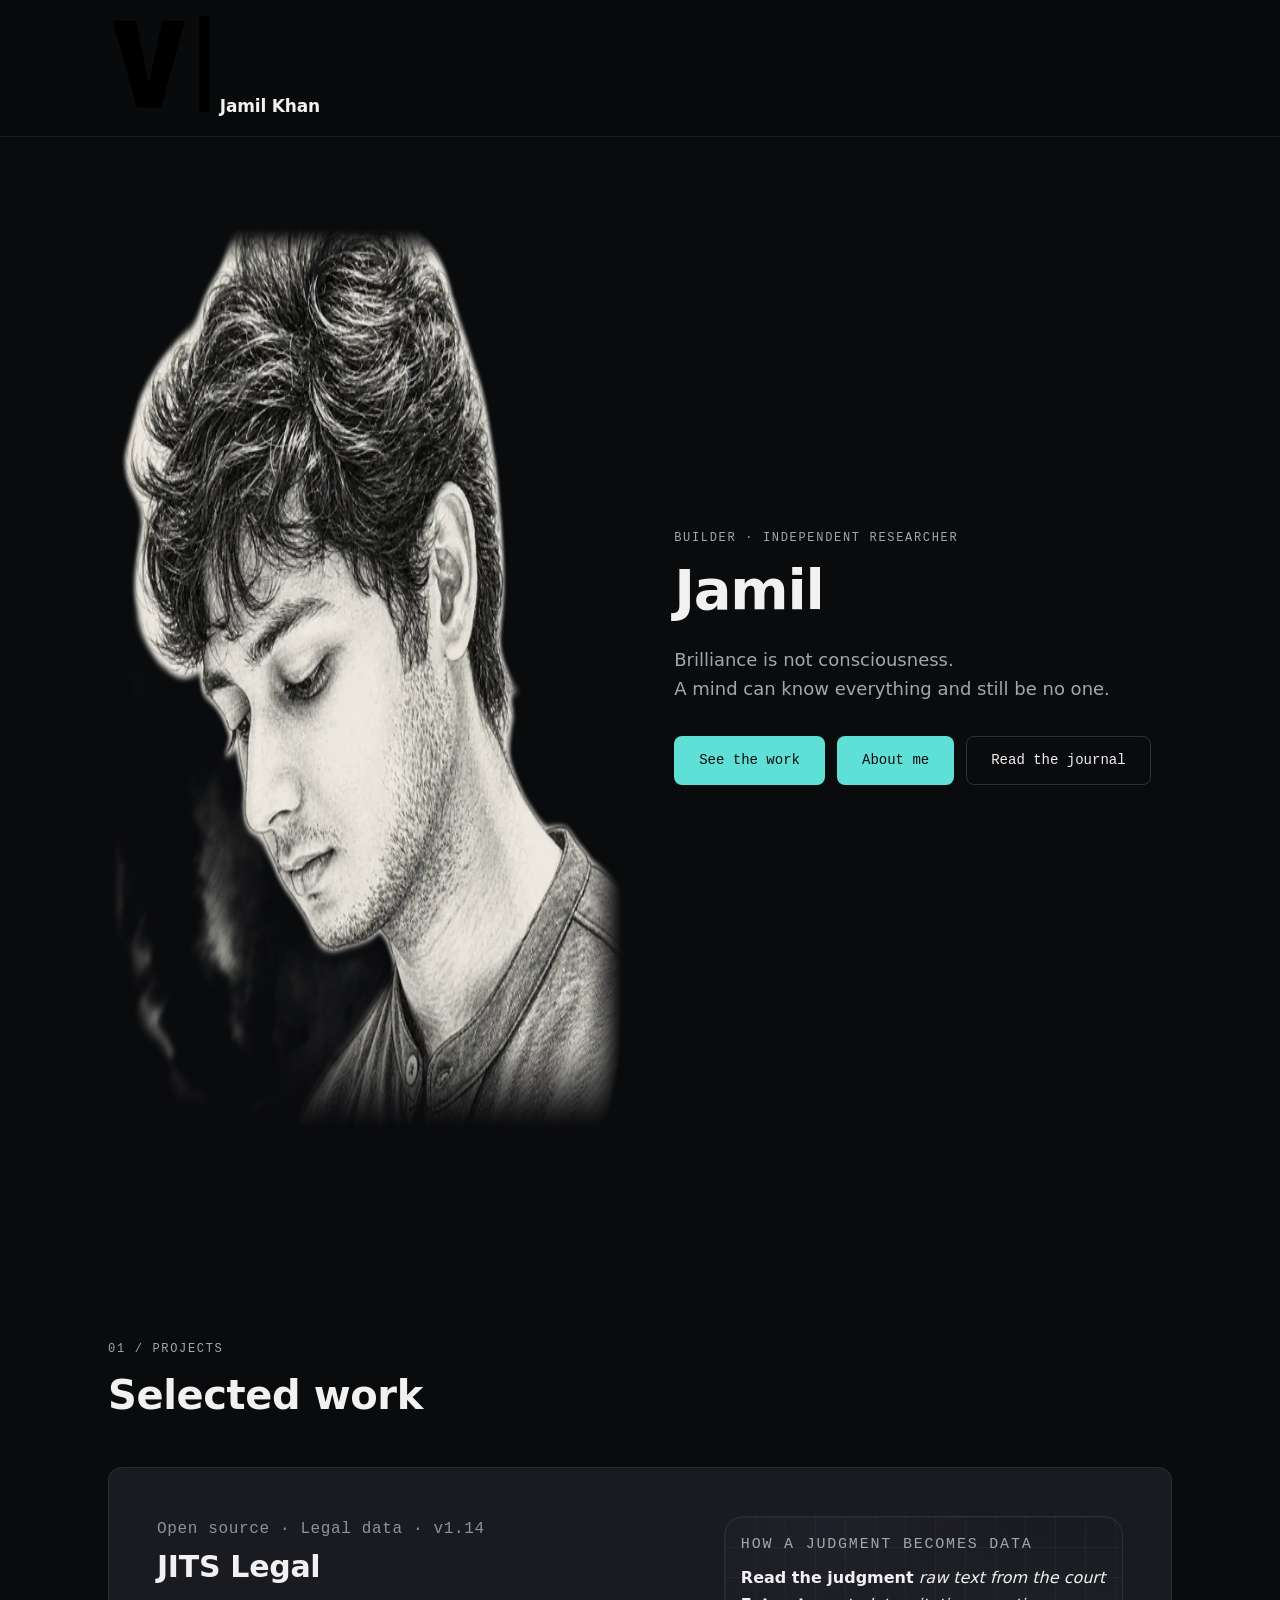
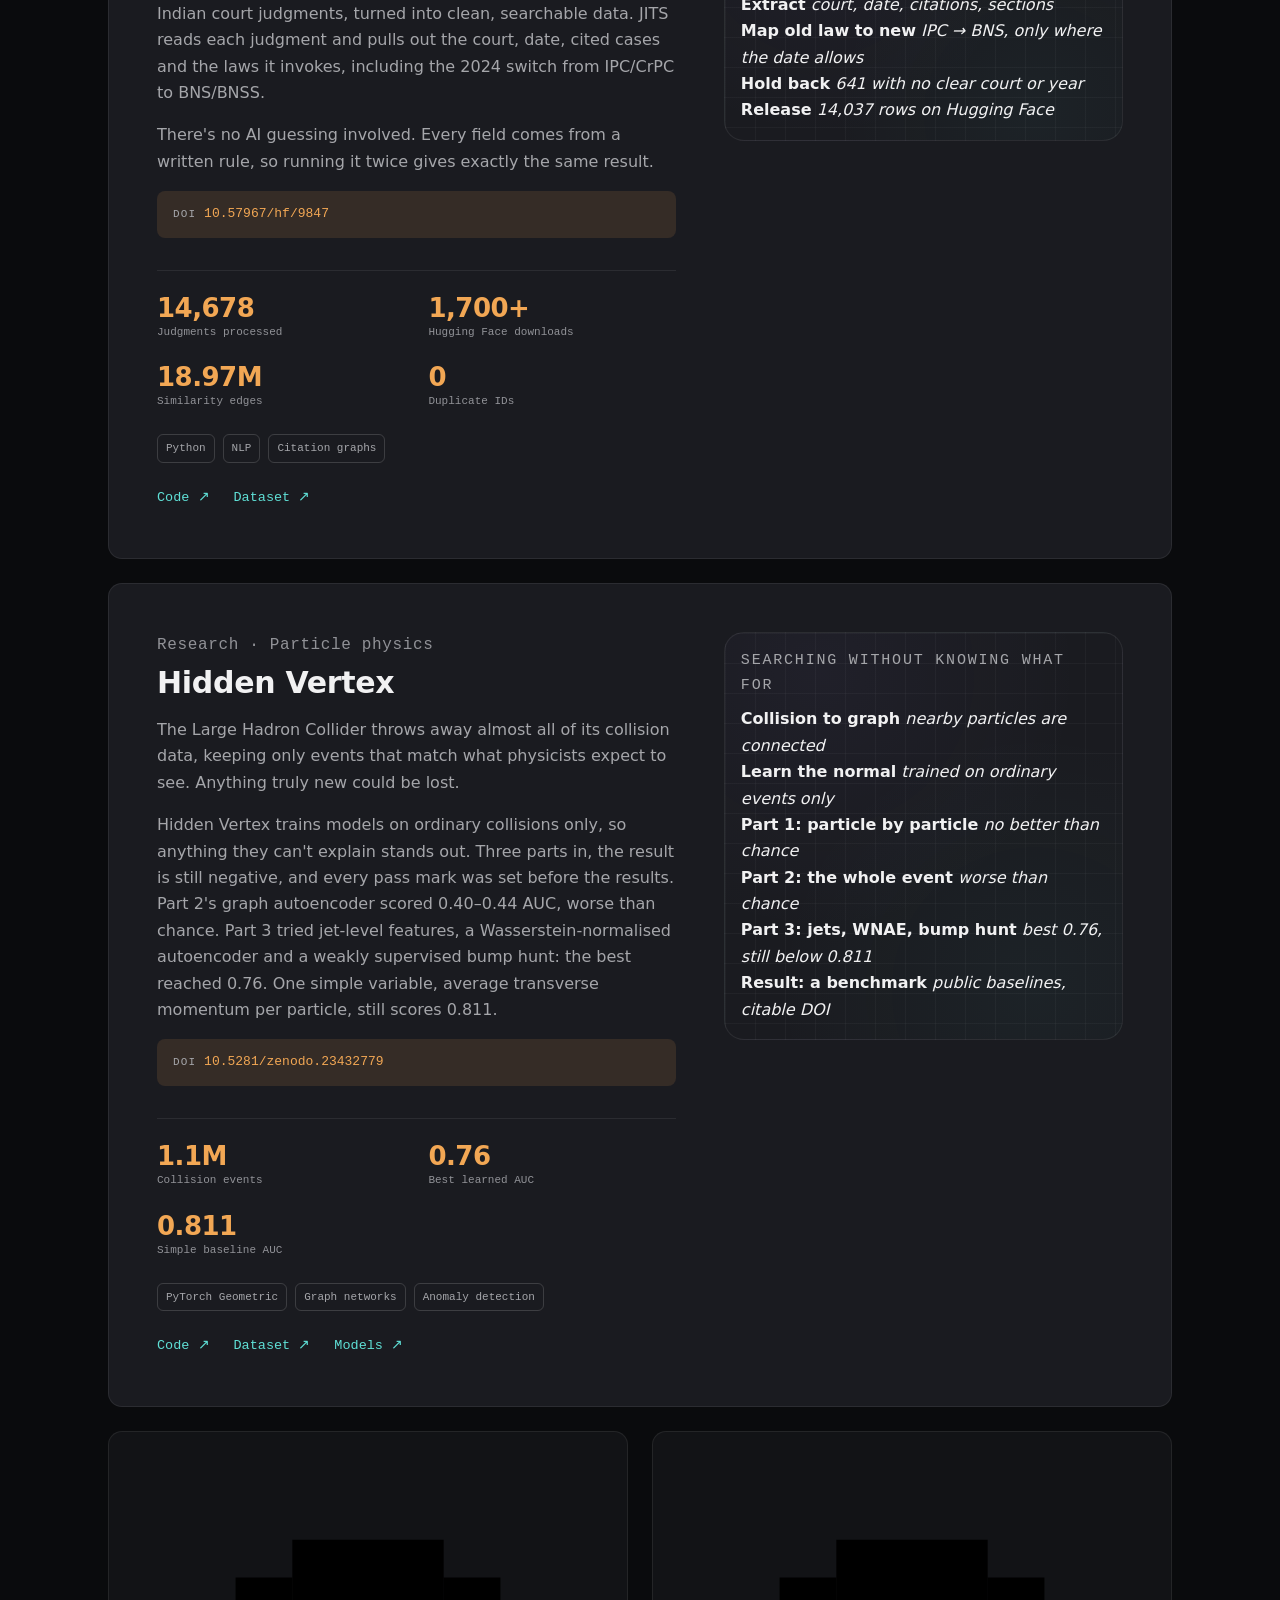
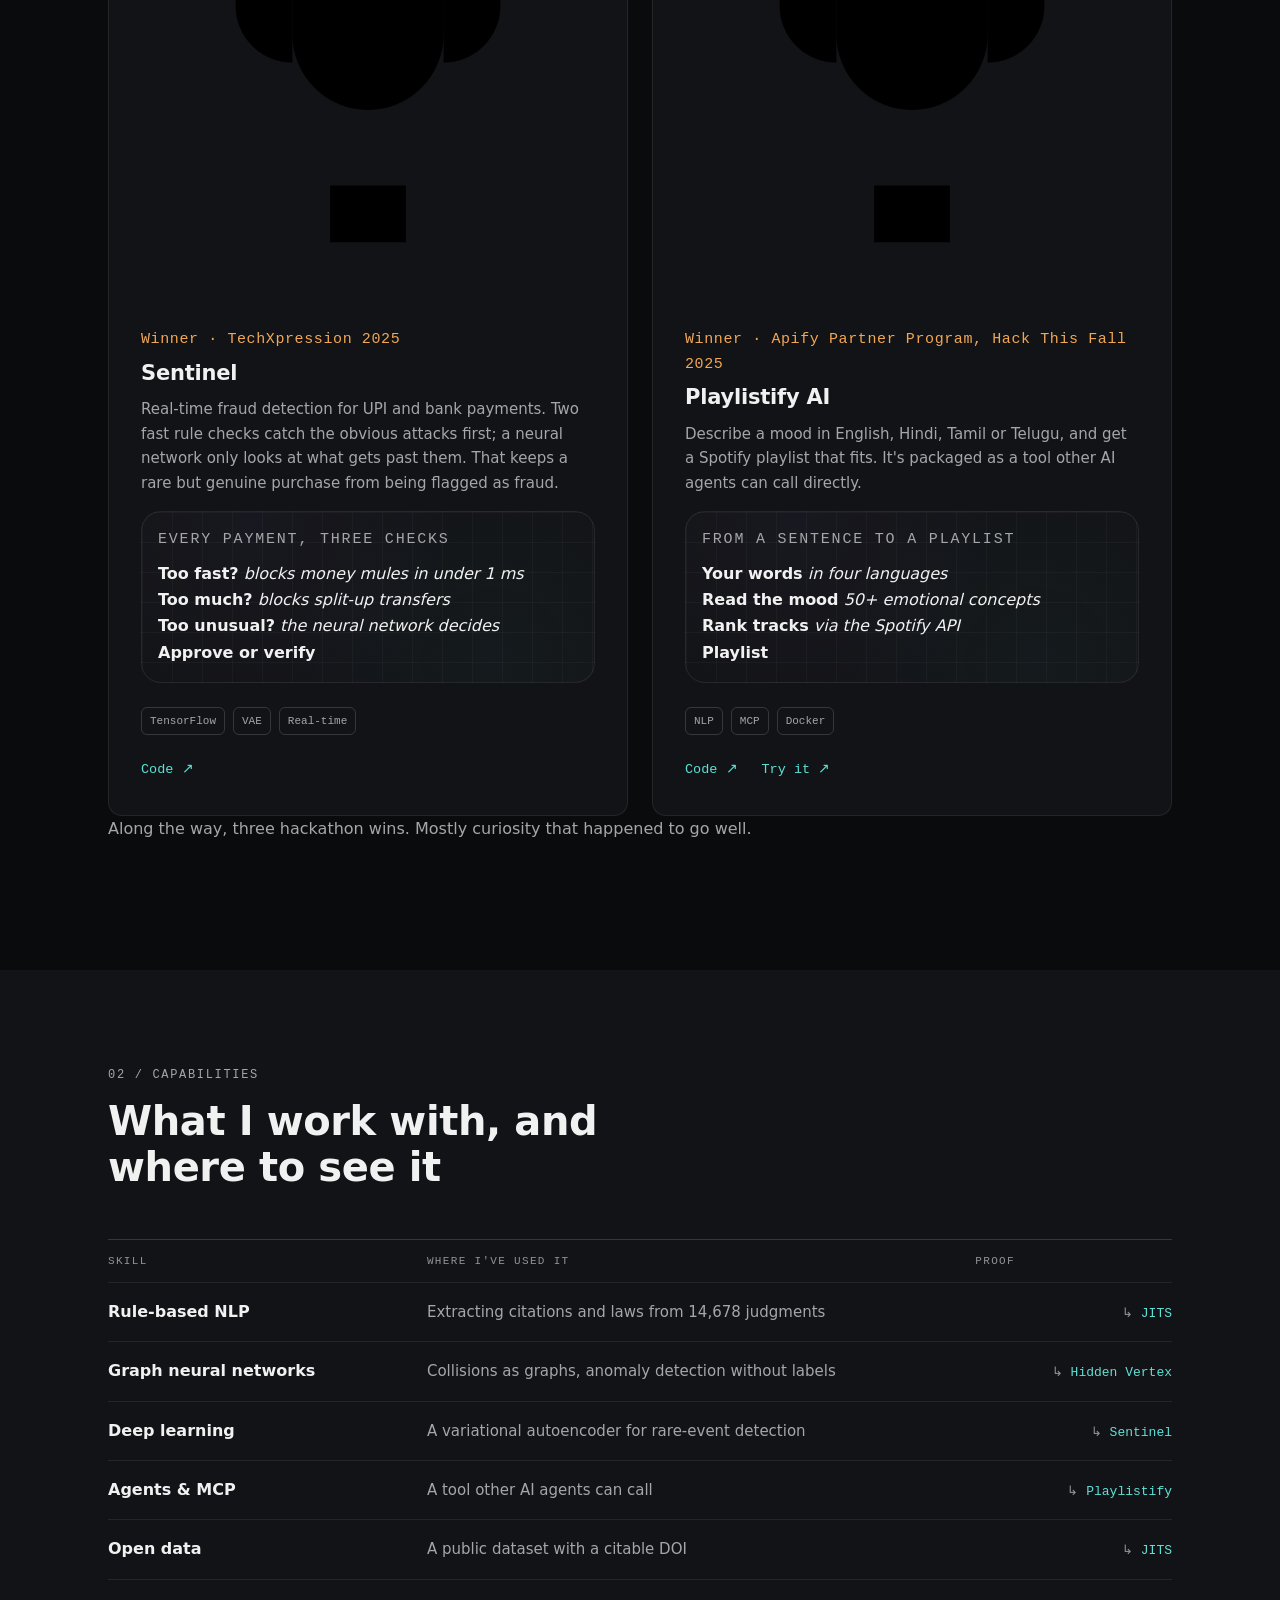
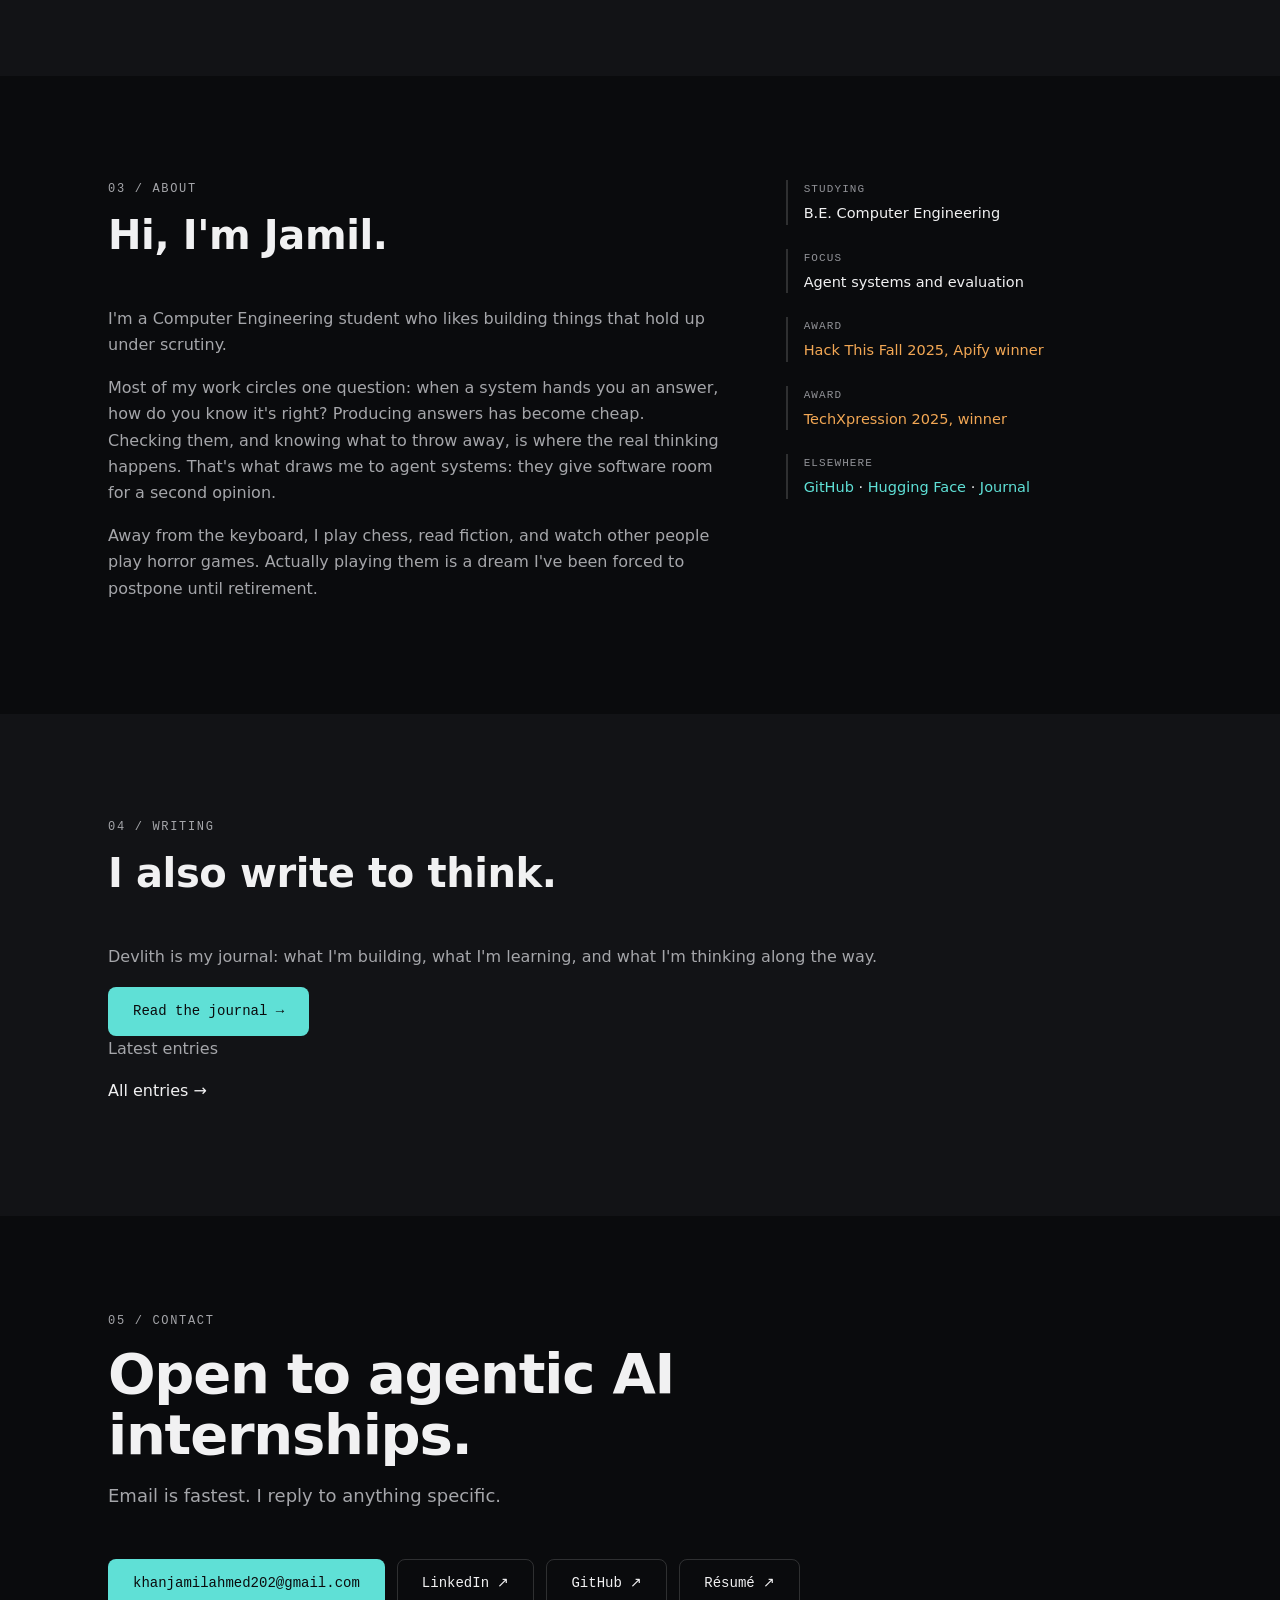
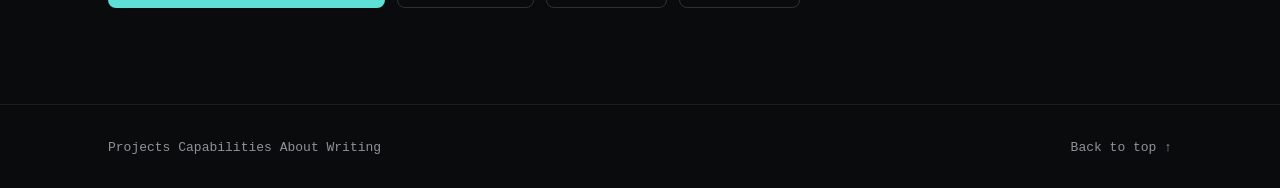
<file: index.html>
<!DOCTYPE html>
<html lang="en">
<head>
<meta charset="UTF-8" />
<meta name="viewport" content="width=device-width, initial-scale=1.0" />
<title>Jamil Khan — Builder &amp; Independent Researcher</title>
<meta name="description" content="Jamil Khan builds systems that check their own answers: a structured Indian legal dataset with a citable DOI, graph-network physics research, and a hybrid fraud detector." />
<meta name="author" content="Jamil Khan" />
<meta name="theme-color" content="#f4efe6" />
<link rel="canonical" href="https://viverun.dev/" />

<!-- Open Graph / Twitter -->
<meta property="og:type" content="website" />
<meta property="og:site_name" content="Jamil Khan" />
<meta property="og:url" content="https://viverun.dev/" />
<meta property="og:title" content="Jamil Khan — Builder &amp; Independent Researcher" />
<meta property="og:description" content="Jamil Khan builds systems that check their own answers: a structured Indian legal dataset with a citable DOI, graph-network physics research, and a hybrid fraud detector." />
<meta property="og:image" content="https://viverun.dev/assets/og-image.png?v=2" />
<meta property="og:image:width" content="1200" />
<meta property="og:image:height" content="630" />
<meta property="og:image:alt" content="Jamil Khan, builder and independent researcher: a pencil portrait beside his name and tagline." />
<meta name="twitter:card" content="summary_large_image" />
<meta name="twitter:title" content="Jamil Khan — Builder &amp; Independent Researcher" />
<meta name="twitter:description" content="Jamil Khan builds systems that check their own answers: a structured Indian legal dataset with a citable DOI, graph-network physics research, and a hybrid fraud detector." />
<meta name="twitter:image" content="https://viverun.dev/assets/og-image.png?v=2" />

<link rel="icon" href="assets/favicon.svg?v=4" type="image/svg+xml" />
<link rel="apple-touch-icon" href="assets/apple-touch-icon.png?v=3" />

<!-- self-hosted font (same files as the blog): no third-party request blocking the first paint -->
<link rel="preload" href="assets/fonts/jetbrains-mono-latin-wght-normal.woff2" as="font" type="font/woff2" crossorigin>

<!-- ?v= is bumped whenever the stylesheet changes, so a returning visitor
     never pairs new HTML with a cached old stylesheet. -->
<link rel="stylesheet" href="assets/style.css?v=17" />

</head>
<body>

<a class="skip-link" href="#main">Skip to content</a>

<header class="site-nav" id="site-nav">
  <div class="nav-inner">
    <a href="#top" class="nav-logo">
      <svg class="mark" viewBox="10 12 44 40" aria-hidden="true">
        <path d="M12 14h9.5L27 40l5.5-26H42L32 50H22z" />
        <rect class="cursor-bar" x="48" y="12" width="4" height="40" />
      </svg>
      Jamil Khan
    </a>

  </div>
</header>

<main id="main">

  <!-- ===================================================== HERO -->
  <section class="hero" id="top">
    <div class="hero-inner">
      <figure class="hero-art">
        <img src="assets/jamil-pencil.webp?v=3"
             srcset="assets/jamil-pencil-360.webp 360w, assets/jamil-pencil-600.webp 600w, assets/jamil-pencil.webp?v=3 900w"
             sizes="(max-width: 860px) 42vw, 480px"
             width="900" height="911" fetchpriority="high" decoding="async"
             alt="Pencil sketch of Jamil Khan, looking down" />
      </figure>

      <div class="hero-copy">
        <p class="eyebrow">Builder · Independent Researcher</p>
        <h1 class="hero-title" data-stream="name" aria-label="Jamil Khan">Jamil<span class="cursor" aria-hidden="true"></span></h1>
        <p class="hero-sub">Brilliance is not consciousness.<br />A mind can know everything and still be no one.</p>
        <div class="hero-actions">
          <a href="#projects" class="btn btn-primary only-wide">See the work</a>
          <a href="#about" class="btn btn-primary only-narrow">About me</a>
          <a href="/devlith/" class="btn btn-ghost">Read the journal</a>
        </div>
      </div>
    </div>
  </section>

  <!-- ===================================================== PROJECTS -->
  <section class="section section-projects" id="projects">
    <div class="section-inner">
      <p class="eyebrow">01 / Projects</p>
      <h2 class="section-title">Selected work</h2>

      <div class="project-stack">

        <!-- ---------- JITS ---------- -->
        <article class="project-card is-featured" id="p-jits">
          <div class="project-body">
            <p class="project-tag">Open source · Legal data · v1.14</p>
            <h3>JITS Legal</h3>
            <p>Indian court judgments, turned into clean, searchable data. JITS reads each judgment and pulls out the court, date, cited cases and the laws it invokes, including the 2024 switch from IPC/CrPC to BNS/BNSS.</p>
            <p>There's no AI guessing involved. Every field comes from a written rule, so running it twice gives exactly the same result.</p>

            <ul class="credential-row">
              <li><span class="credential-key">DOI</span><a class="credential-val" href="https://doi.org/10.57967/hf/9847" target="_blank" rel="noopener">10.57967/hf/9847</a></li>
            </ul>

            <ul class="metric-grid">
              <li><span class="metric-num">14,678</span><span class="metric-label">Judgments processed</span></li>
              <li><span class="metric-num">1,700+</span><span class="metric-label">Hugging Face downloads</span></li>
              <li><span class="metric-num">18.97M</span><span class="metric-label">Similarity edges</span></li>
              <li><span class="metric-num">0</span><span class="metric-label">Duplicate IDs</span></li>
            </ul>

            <ul class="tech-chips">
              <li>Python</li><li>NLP</li><li>Citation graphs</li>
            </ul>
            <div class="project-links">
              <a href="https://github.com/Viverun/jits-data-pipeline" target="_blank" rel="noopener">Code ↗</a>
              <a href="https://huggingface.co/datasets/Viverun/jits-legal-dataset" target="_blank" rel="noopener">Dataset ↗</a>
            </div>
          </div>

          <aside class="project-viz">
            <figure class="viz">
              <div class="viz-head">
                <p class="viz-title">How a judgment becomes data</p>
              </div>
              <ol class="pipeline">
                <li><b>Read the judgment</b> <i>raw text from the court</i></li>
                <li><b>Extract</b> <i>court, date, citations, sections</i></li>
                <li><b>Map old law to new</b> <i>IPC → BNS, only where the date allows</i></li>
                <li class="cut"><b>Hold back</b> <i>641 with no clear court or year</i></li>
                <li><b>Release</b> <i>14,037 rows on Hugging Face</i></li>
              </ol>
            </figure>
          </aside>
        </article>

        <!-- ---------- Hidden Vertex ---------- -->
        <article class="project-card is-featured" id="p-hidden-vertex">
          <div class="project-body">
            <p class="project-tag">Research · Particle physics</p>
            <h3>Hidden Vertex</h3>
            <p>The Large Hadron Collider throws away almost all of its collision data, keeping only events that match what physicists expect to see. Anything truly new could be lost.</p>
            <p>Hidden Vertex trains models on ordinary collisions only, so anything they can't explain stands out. Three parts in, the result is still negative, and every pass mark was set before the results. Part 2's graph autoencoder scored 0.40–0.44 AUC, worse than chance. Part 3 tried jet-level features, a Wasserstein-normalised autoencoder and a weakly supervised bump hunt: the best reached 0.76. One simple variable, average transverse momentum per particle, still scores 0.811.</p>

            <ul class="credential-row">
              <li><span class="credential-key">DOI</span><a class="credential-val" href="https://doi.org/10.5281/zenodo.23432779" target="_blank" rel="noopener">10.5281/zenodo.23432779</a></li>
            </ul>

            <ul class="metric-grid">
              <li><span class="metric-num">1.1M</span><span class="metric-label">Collision events</span></li>
              <li><span class="metric-num">0.76</span><span class="metric-label">Best learned AUC</span></li>
              <li><span class="metric-num">0.811</span><span class="metric-label">Simple baseline AUC</span></li>
            </ul>

            <ul class="tech-chips">
              <li>PyTorch Geometric</li><li>Graph networks</li><li>Anomaly detection</li>
            </ul>
            <div class="project-links">
              <a href="https://github.com/Viverun/Hidden-Vertex" target="_blank" rel="noopener">Code ↗</a>
              <a href="https://www.kaggle.com/datasets/viveriun/lhc-collider" target="_blank" rel="noopener">Dataset ↗</a>
              <a href="https://huggingface.co/Viverun/lhco-rnd-event-gae" target="_blank" rel="noopener">Models ↗</a>
            </div>
          </div>

          <aside class="project-viz">
            <figure class="viz">
              <div class="viz-head">
                <p class="viz-title">Searching without knowing what for</p>
              </div>
              <ol class="pipeline">
                <li><b>Collision to graph</b> <i>nearby particles are connected</i></li>
                <li><b>Learn the normal</b> <i>trained on ordinary events only</i></li>
                <li class="cut"><b>Part 1: particle by particle</b> <i>no better than chance</i></li>
                <li class="cut"><b>Part 2: the whole event</b> <i>worse than chance</i></li>
                <li class="cut"><b>Part 3: jets, WNAE, bump hunt</b> <i>best 0.76, still below 0.811</i></li>
                <li><b>Result: a benchmark</b> <i>public baselines, citable DOI</i></li>
              </ol>
            </figure>
          </aside>
        </article>

        <!-- ---------- Two hackathon wins ---------- -->
        <div class="project-pair">

          <article class="project-card" id="p-sentinel">
            <p class="project-tag verified"><svg class="trophy" viewBox="0 0 24 24" aria-hidden="true"><path d="M8 4h8v5a4 4 0 0 1-8 0z"/><path d="M8 6H5v1.5A3 3 0 0 0 8 10.5M16 6h3v1.5a3 3 0 0 1-3 3"/><path d="M12 13v4M9 20h6M10 17h4v3h-4z"/></svg> Winner · TechXpression 2025</p>
            <h3>Sentinel</h3>
            <p>Real-time fraud detection for UPI and bank payments. Two fast rule checks catch the obvious attacks first; a neural network only looks at what gets past them. That keeps a rare but genuine purchase from being flagged as fraud.</p>

            <figure class="viz">
              <div class="viz-head">
                <p class="viz-title">Every payment, three checks</p>
              </div>
              <ol class="pipeline">
                <li><b>Too fast?</b> <i>blocks money mules in under 1 ms</i></li>
                <li><b>Too much?</b> <i>blocks split-up transfers</i></li>
                <li><b>Too unusual?</b> <i>the neural network decides</i></li>
                <li><b>Approve or verify</b></li>
              </ol>
            </figure>

            <ul class="tech-chips">
              <li>TensorFlow</li><li>VAE</li><li>Real-time</li>
            </ul>
            <div class="project-links">
              <a href="https://github.com/Viverun/Sentinel-Fraud-Detection" target="_blank" rel="noopener">Code ↗</a>
            </div>
          </article>

          <article class="project-card" id="p-playlistify">
            <p class="project-tag verified"><svg class="trophy" viewBox="0 0 24 24" aria-hidden="true"><path d="M8 4h8v5a4 4 0 0 1-8 0z"/><path d="M8 6H5v1.5A3 3 0 0 0 8 10.5M16 6h3v1.5a3 3 0 0 1-3 3"/><path d="M12 13v4M9 20h6M10 17h4v3h-4z"/></svg> Winner · Apify Partner Program, Hack This Fall 2025</p>
            <h3>Playlistify AI</h3>
            <p>Describe a mood in English, Hindi, Tamil or Telugu, and get a Spotify playlist that fits. It's packaged as a tool other AI agents can call directly.</p>

            <figure class="viz">
              <div class="viz-head">
                <p class="viz-title">From a sentence to a playlist</p>
              </div>
              <ol class="pipeline">
                <li><b>Your words</b> <i>in four languages</i></li>
                <li><b>Read the mood</b> <i>50+ emotional concepts</i></li>
                <li><b>Rank tracks</b> <i>via the Spotify API</i></li>
                <li><b>Playlist</b></li>
              </ol>
            </figure>

            <ul class="tech-chips">
              <li>NLP</li><li>MCP</li><li>Docker</li>
            </ul>
            <div class="project-links">
              <a href="https://github.com/avanishkasar/Playlistify-AI" target="_blank" rel="noopener">Code ↗</a>
              <a href="https://apify.com/avanishkasar/playlistify-ai" target="_blank" rel="noopener">Try it ↗</a>
            </div>
          </article>

        </div>
      </div>

      <p class="aside-note">Along the way, three hackathon wins. Mostly curiosity that happened to go well.</p>
    </div>
  </section>

  <!-- ===================================================== CAPABILITIES -->
  <section class="section section-tight section-alt" id="capabilities">
    <div class="section-inner">
      <p class="eyebrow">02 / Capabilities</p>
      <h2 class="section-title">What I work with, and where to see it</h2>

      <ul class="cap-list">
        <li class="cap-head" aria-hidden="true">
          <span>Skill</span><span>Where I've used it</span><span>Proof</span>
        </li>
        <li>
          <span class="cap-name">Rule-based NLP</span>
          <span class="cap-what">Extracting citations and laws from 14,678 judgments</span>
          <a class="cap-proof" href="#p-jits">JITS</a>
        </li>
        <li>
          <span class="cap-name">Graph neural networks</span>
          <span class="cap-what">Collisions as graphs, anomaly detection without labels</span>
          <a class="cap-proof" href="#p-hidden-vertex">Hidden Vertex</a>
        </li>
        <li>
          <span class="cap-name">Deep learning</span>
          <span class="cap-what">A variational autoencoder for rare-event detection</span>
          <a class="cap-proof" href="#p-sentinel">Sentinel</a>
        </li>
        <li>
          <span class="cap-name">Agents &amp; MCP</span>
          <span class="cap-what">A tool other AI agents can call</span>
          <a class="cap-proof" href="#p-playlistify">Playlistify</a>
        </li>
        <li>
          <span class="cap-name">Open data</span>
          <span class="cap-what">A public dataset with a citable DOI</span>
          <a class="cap-proof" href="#p-jits">JITS</a>
        </li>
      </ul>
    </div>
  </section>

  <!-- ===================================================== ABOUT -->
  <section class="section section-wide" id="about">
    <div class="section-inner about-grid">
      <div class="about-copy">
        <p class="eyebrow">03 / About</p>
        <h2 class="section-title">Hi, I'm Jamil.</h2>
        <p>I'm a Computer Engineering student who likes building things that hold up under scrutiny.</p>
        <p>Most of my work circles one question: when a system hands you an answer, how do you know it's right? Producing answers has become cheap. Checking them, and knowing what to throw away, is where the real thinking happens. That's what draws me to agent systems: they give software room for a second opinion.</p>
        <p>Away from the keyboard, I play chess, read fiction, and watch other people play horror games. Actually playing them is a dream I've been forced to postpone until retirement.</p>
      </div>

      <ul class="fact-list">
        <li><span class="fact-label">Studying</span><span class="fact-value">B.E. Computer Engineering</span></li>
        <li><span class="fact-label">Focus</span><span class="fact-value">Agent systems and evaluation</span></li>
        <li><span class="fact-label">Award</span><span class="fact-value verified">Hack This Fall 2025, Apify winner</span></li>
        <li><span class="fact-label">Award</span><span class="fact-value verified">TechXpression 2025, winner</span></li>
        <li><span class="fact-label">Elsewhere</span><span class="fact-value"><a href="https://github.com/Viverun" target="_blank" rel="noopener">GitHub</a> · <a href="https://huggingface.co/Viverun" target="_blank" rel="noopener">Hugging Face</a> · <a href="/devlith/">Journal</a></span></li>
      </ul>
    </div>
  </section>

  <!-- ===================================================== WRITING -->
  <section class="section section-wide section-alt" id="writing">
    <div class="section-inner writing-grid">
      <div>
        <p class="eyebrow">04 / Writing</p>
        <h2 class="section-title">I also write to think.</h2>
        <p class="writing-sub">Devlith is my journal: what I'm building, what I'm learning, and what I'm thinking along the way.</p>
        <a href="/devlith/" class="btn btn-primary">Read the journal →</a>
      </div>

      <div class="post-list">
        <p class="post-list-head">Latest entries</p>
        <!-- Filled from /devlith/rss.xml by script.js; this link stays if the feed can't load. -->
        <ol id="latestPosts">
          <li><a href="/devlith/writing/">All entries →</a></li>
        </ol>
      </div>
    </div>
  </section>

  <!-- ===================================================== CONTACT -->
  <section class="section section-tight" id="contact">
    <div class="section-inner contact-inner">
      <p class="eyebrow">05 / Contact</p>
      <h2 class="contact-title">Open to agentic AI internships.</h2>
      <p class="contact-sub">Email is fastest. I reply to anything specific.</p>

      <div class="contact-links">
        <a href="mailto:khanjamilahmed202@gmail.com" class="btn btn-primary">khanjamilahmed202@gmail.com</a>
        <a href="https://www.linkedin.com/in/jamil-khan-55a621346/" class="btn btn-ghost" target="_blank" rel="noopener">LinkedIn ↗</a>
        <a href="https://github.com/Viverun" class="btn btn-ghost" target="_blank" rel="noopener">GitHub ↗</a>
        <a href="assets/Jamil_Khan_CV.pdf" class="btn btn-ghost" target="_blank" rel="noopener">Résumé ↗</a>
      </div>
    </div>
  </section>

</main>

<footer class="site-footer">
  <div class="section-inner footer-inner">
    <nav class="footer-nav" aria-label="Sections">
      <a href="#projects">Projects</a>
      <a href="#capabilities">Capabilities</a>
      <a href="#about">About</a>
      <a href="#writing">Writing</a>
    </nav>
    <div class="footer-meta">
      <a href="#top">Back to top ↑</a>
    </div>
  </div>
</footer>

<!-- Recruiters google the name before they open the site; this is what a
     search engine reads to connect the name to the work. -->
<script type="application/ld+json">
{
  "@context": "https://schema.org",
  "@type": "Person",
  "name": "Jamil Khan",
  "url": "https://viverun.dev/",
  "jobTitle": "Independent Researcher",
  "email": "mailto:khanjamilahmed202@gmail.com",
  "knowsAbout": ["Multi-agent orchestration", "LLM evaluation", "Anomaly detection", "Legal NLP", "Model Context Protocol"],
  "sameAs": [
    "https://github.com/Viverun",
    "https://huggingface.co/Viverun",
    "https://www.linkedin.com/in/jamil-khan-55a621346/"
  ]
}
</script>

<script src="assets/script.js?v=8"></script>
</body>
</html>
</file>
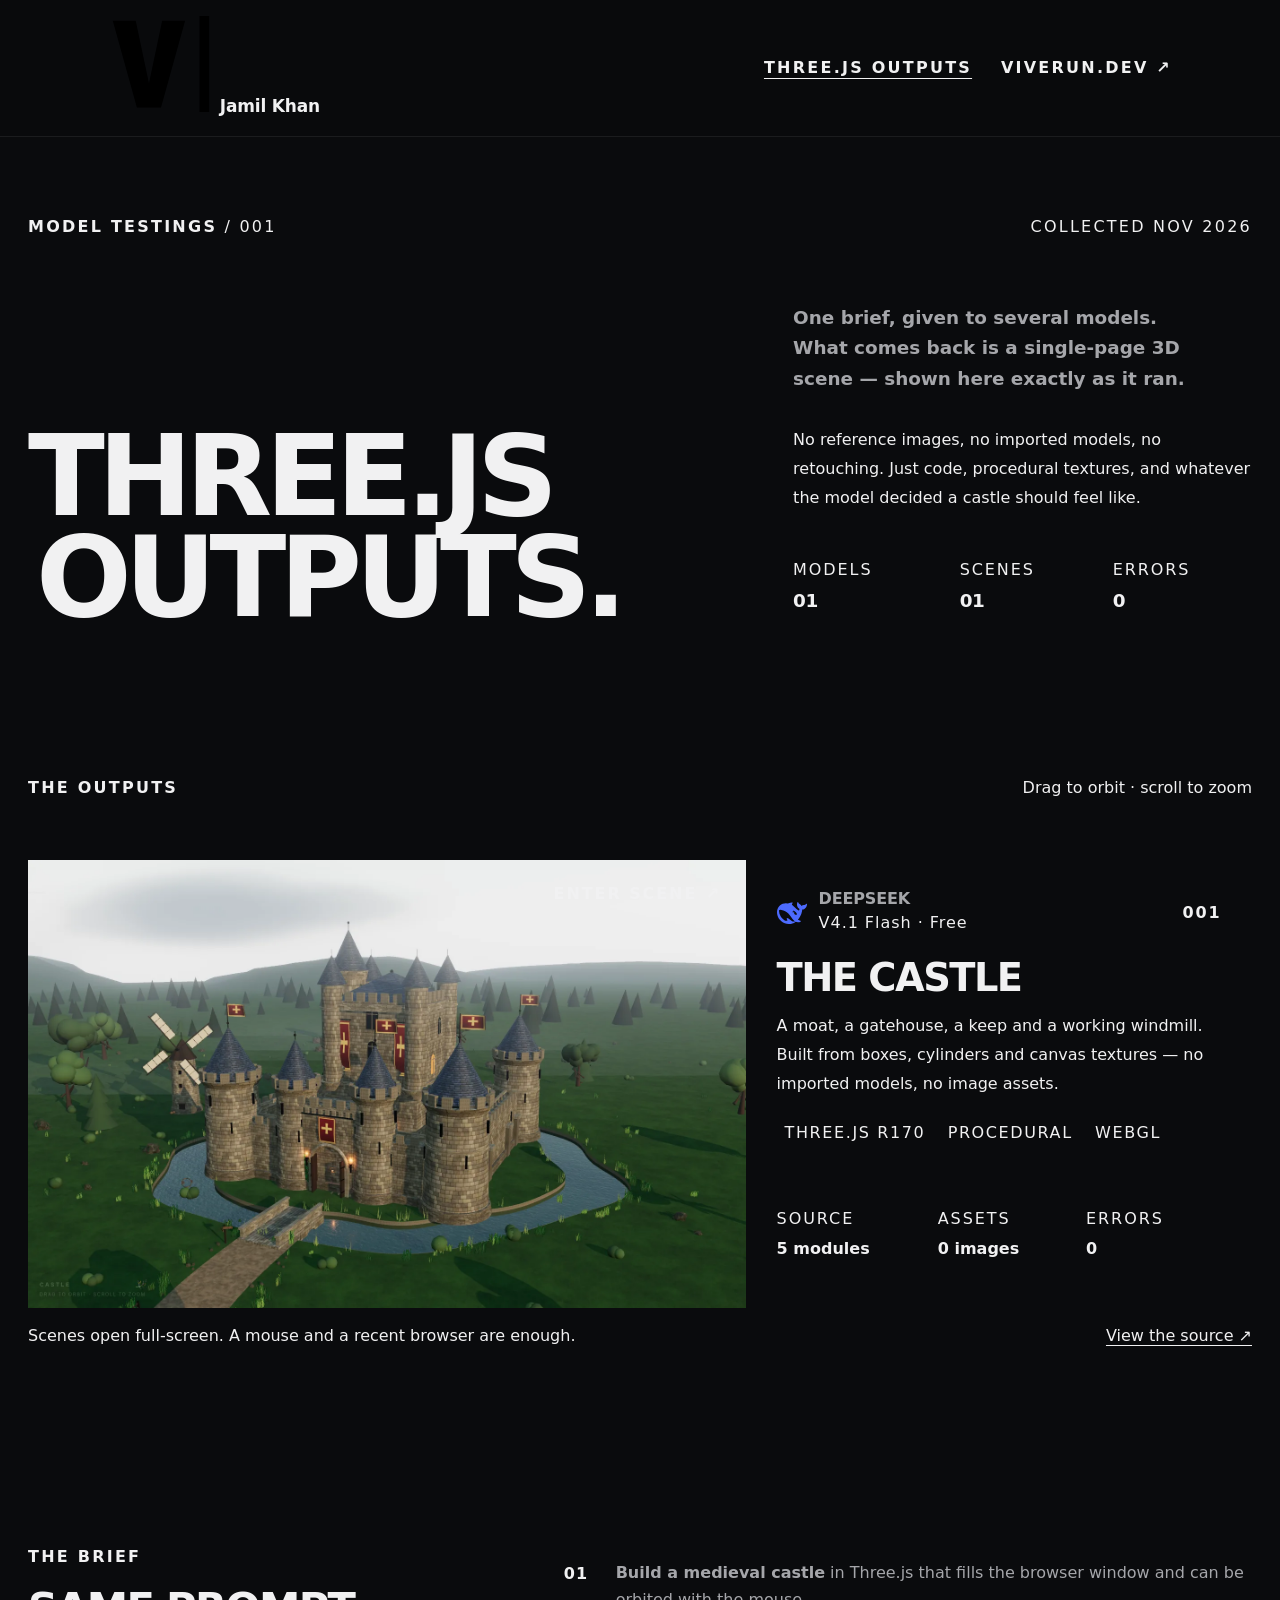
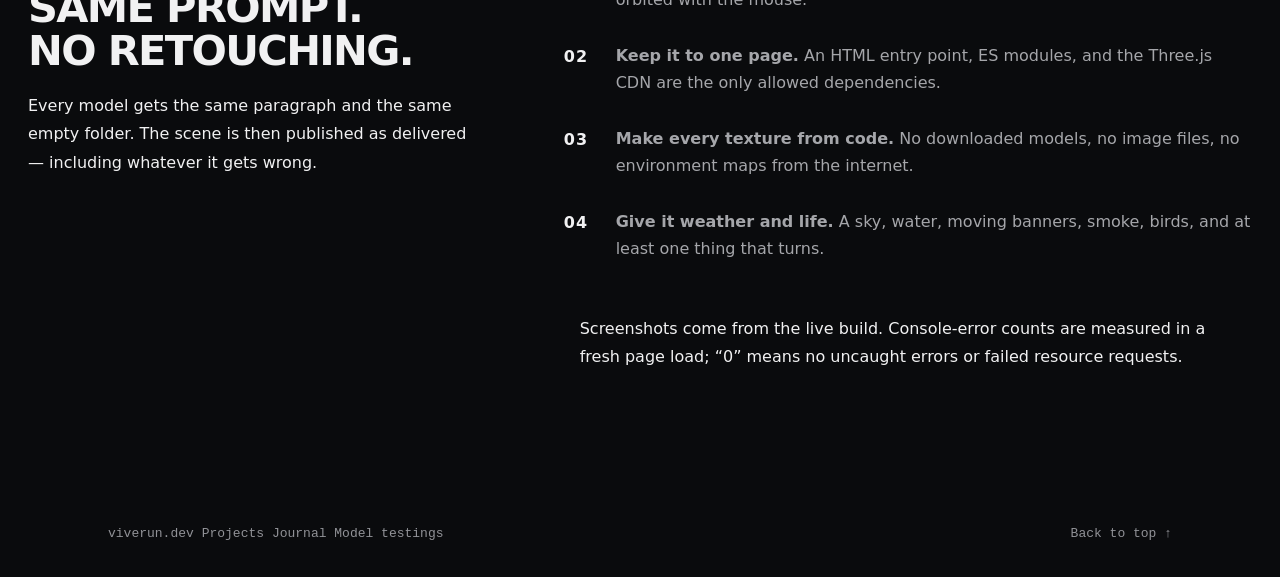
<file: model-testings/threejs-ouputs/index.html>
<!DOCTYPE html>
<html lang="en">
<head>
<meta charset="UTF-8" />
<meta name="viewport" content="width=device-width, initial-scale=1.0" />
<title>Three.js Outputs — Model Testings · Jamil Khan</title>
<meta name="description" content="A growing gallery of 3D scenes built by AI models from one fixed brief. The first output is a moated castle by DeepSeek V4.1 Flash, rendered live in WebGL." />
<meta name="author" content="Jamil Khan" />
<meta name="theme-color" content="#f4efe6" />
<link rel="canonical" href="https://viverun.dev/model-testings/threejs-ouputs/" />

<meta property="og:type" content="website" />
<meta property="og:site_name" content="Jamil Khan" />
<meta property="og:url" content="https://viverun.dev/model-testings/threejs-ouputs/" />
<meta property="og:title" content="Three.js Outputs — Model Testings" />
<meta property="og:description" content="One brief, given to several models. The first output: a moated castle by DeepSeek V4.1 Flash, rendered live in WebGL." />
<meta property="og:image" content="https://viverun.dev/model-testings/threejs-ouputs/assets/deepseek-castle.jpg" />
<meta property="og:image:width" content="1600" />
<meta property="og:image:height" content="1000" />
<meta property="og:image:alt" content="A stone castle with a moat, bridge and windmill, rendered in Three.js." />
<meta name="twitter:card" content="summary_large_image" />
<meta name="twitter:title" content="Three.js Outputs — Model Testings" />
<meta name="twitter:description" content="One brief, given to several models. The first output: a moated castle by DeepSeek V4.1 Flash." />
<meta name="twitter:image" content="https://viverun.dev/model-testings/threejs-ouputs/assets/deepseek-castle.jpg" />

<link rel="icon" href="../../assets/favicon.svg?v=4" type="image/svg+xml" />
<link rel="stylesheet" href="../../assets/style.css?v=17" />
<style>
  /* =========================================================
     Model testings — a gallery in the same paper-and-ink voice
     ========================================================= */
  :root { --mt-blue: #4d6bfe; }

  .mt-wrap {
    width: 100%; max-width: var(--wide); margin-inline: auto;
    padding-inline: var(--gutter);
  }

  .mt-nav { display: flex; align-items: center; gap: clamp(1rem, 2.5vw, 1.8rem); }
  .mt-nav a {
    font-size: var(--t-micro); font-weight: 600; letter-spacing: 0.14em;
    text-transform: uppercase; text-decoration: none; color: var(--muted);
  }
  .mt-nav a:hover, .mt-nav a[aria-current="page"] { color: var(--ink); }
  .mt-nav a[aria-current="page"] { text-decoration: underline; text-underline-offset: 5px; }

  .mt-kicker {
    display: flex; justify-content: space-between; align-items: baseline; gap: 1rem;
    padding-bottom: 0.9rem; border-bottom: 1px solid var(--ink);
    font-size: var(--t-micro); font-weight: 500; letter-spacing: 0.14em;
    text-transform: uppercase; color: var(--muted);
  }
  .mt-kicker b { color: var(--ink); font-weight: 600; }

  .mt-hero { border-bottom: 1px solid var(--ink); padding-block: clamp(2.5rem, 6vw, 5rem) clamp(2rem, 5vw, 3.5rem); }
  .mt-hero-grid {
    display: grid; grid-template-columns: minmax(0, 1.2fr) minmax(0, 0.8fr);
    gap: clamp(2rem, 6vw, 5rem); align-items: end; padding-top: clamp(1.5rem, 4vw, 3rem);
  }
  .mt-title {
    margin: 0;
    font-size: clamp(3rem, 8.8vw, 7.6rem); font-weight: 800; line-height: 0.89;
    letter-spacing: -0.06em; text-transform: uppercase;
  }
  .mt-title .ink {
    display: inline-block; padding: 0 0.07em 0.02em;
    background: var(--ink); color: var(--paper);
  }
  .mt-lede {
    max-width: 46ch; margin: 0 0 2rem;
    font-size: clamp(1rem, 1.5vw, 1.15rem); font-weight: 600; line-height: 1.65;
    text-wrap: balance;
  }
  .mt-sub { max-width: 46ch; margin: 0; font-size: var(--t-small); line-height: 1.8; color: var(--muted); }

  .mt-index {
    display: grid; grid-template-columns: repeat(3, 1fr);
    margin-top: 2rem; border-top: 1px solid var(--ink); border-bottom: 1px solid var(--ink);
  }
  .mt-index li { padding: 0.8rem 0.85rem; border-left: 1px solid var(--rule); }
  .mt-index li:first-child { border-left: 0; padding-left: 0; }
  .mt-index span {
    display: block; font-size: var(--t-micro); font-weight: 500;
    letter-spacing: 0.12em; text-transform: uppercase; color: var(--muted);
  }
  .mt-index b { display: block; margin-top: 0.15rem; font-size: 1.15rem; font-weight: 800; letter-spacing: -0.02em; }

  .mt-section { padding-block: clamp(3rem, 7vw, 6rem); border-bottom: 1px solid var(--ink); }
  .mt-section-head {
    display: flex; justify-content: space-between; align-items: baseline; gap: 2rem;
    padding-bottom: 0.9rem; border-bottom: 1px solid var(--ink); margin-bottom: 1.75rem;
  }
  .mt-section-head .mt-label { flex: 1; }
  .mt-label {
    font-size: var(--t-micro); font-weight: 600; letter-spacing: 0.14em;
    text-transform: uppercase; color: var(--ink);
  }
  .mt-head-note { font-size: var(--t-micro); color: var(--muted); white-space: nowrap; }

  /* -------- model card -------- */
  .model-card {
    display: grid; grid-template-columns: minmax(0, 1.42fr) minmax(0, 1fr);
    border: 1px solid var(--ink); background: var(--paper); text-decoration: none;
  }
  .model-media {
    position: relative; overflow: hidden; aspect-ratio: 16 / 10;
    border-right: 1px solid var(--ink); background: #0b0d10;
  }
  .model-media img {
    display: block; width: 100%; height: 100%; object-fit: cover;
    transition: transform 0.9s var(--ease), filter 0.6s var(--ease);
  }
  .model-card:hover .model-media img { transform: scale(1.025); filter: saturate(1.06); }

  .model-open {
    position: absolute; top: 0.9rem; right: 0.9rem;
    display: inline-flex; align-items: center; gap: 0.55em;
    padding: 0.45rem 0.65rem; border: 1px solid var(--ink);
    background: var(--paper); color: var(--ink);
    font-size: var(--t-micro); font-weight: 600; letter-spacing: 0.12em;
    text-transform: uppercase; transition: background 0.2s, color 0.2s;
  }
  .model-card:hover .model-open { background: var(--ink); color: var(--paper); }

  .model-info {
    display: flex; flex-direction: column; gap: 1rem;
    padding: clamp(1.2rem, 2.8vw, 1.9rem); min-width: 0;
  }
  .model-brand { display: flex; align-items: center; gap: 0.75rem; }
  .model-logo { width: 30px; height: 30px; flex: none; }
  .model-maker {
    margin: 0; font-size: 1rem; font-weight: 800; line-height: 1.1;
    letter-spacing: -0.01em; text-transform: uppercase;
  }
  .model-ver {
    margin: 0.15rem 0 0; font-size: var(--t-micro); color: var(--muted);
    letter-spacing: 0.06em;
  }
  .model-num {
    margin-left: auto; font-size: var(--t-micro); font-weight: 600;
    letter-spacing: 0.12em; color: var(--muted);
  }

  .model-title {
    margin: 0.4rem 0 0;
    font-size: clamp(1.7rem, 3vw, 2.5rem); font-weight: 800;
    line-height: 0.98; letter-spacing: -0.04em; text-transform: uppercase;
  }
  .model-desc {
    margin: 0; max-width: 42ch; font-size: var(--t-small); line-height: 1.8;
    color: var(--muted);
  }

  .model-tags { display: flex; flex-wrap: wrap; gap: 0.4rem; margin-top: 0.15rem; }
  .model-tags li {
    padding: 0.18rem 0.5rem; border: 1px solid var(--rule);
    font-size: var(--t-micro); letter-spacing: 0.1em;
    text-transform: uppercase; color: var(--ink);
  }

  .model-facts {
    display: grid; grid-template-columns: repeat(3, 1fr);
    margin-top: auto; padding-top: 0.9rem; border-top: 1px solid var(--rule);
  }
  .model-facts > div { padding-left: 0.8rem; border-left: 1px solid var(--rule); }
  .model-facts > div:first-child { padding-left: 0; border-left: 0; }
  .model-facts dt {
    font-size: var(--t-micro); letter-spacing: 0.12em;
    text-transform: uppercase; color: var(--muted);
  }
  .model-facts dd { margin: 0.2rem 0 0; font-size: var(--t-small); font-weight: 700; }

  .models-foot {
    display: flex; justify-content: space-between; align-items: baseline;
    flex-wrap: wrap; gap: 0.75rem 1.5rem;
    margin-top: 0.9rem; font-size: var(--t-micro); color: var(--muted);
  }
  .models-foot a {
    color: var(--ink); text-decoration: underline;
    text-underline-offset: 4px; text-decoration-thickness: 1px;
  }

  /* -------- the brief -------- */
  .mt-brief { background: var(--paper-deep); }
  .brief-grid {
    display: grid; grid-template-columns: minmax(0, 0.8fr) minmax(0, 1.2fr);
    gap: clamp(2rem, 6vw, 5rem); align-items: start;
  }
  .brief-title {
    margin: 0.9rem 0 1.2rem;
    font-size: clamp(1.6rem, 3.4vw, 2.6rem); font-weight: 800;
    line-height: 1.03; letter-spacing: -0.04em; text-transform: uppercase;
    text-wrap: balance;
  }
  .brief-copy { max-width: 44ch; font-size: var(--t-small); line-height: 1.8; color: var(--muted); }
  .brief-list { border-top: 1px solid var(--ink); }
  .brief-list li {
    display: grid; grid-template-columns: 2.5rem 1fr; gap: 0.75rem;
    padding: 0.9rem 0; border-bottom: 1px solid var(--rule);
  }
  .brief-list .n {
    font-size: var(--t-micro); font-weight: 600; color: var(--muted);
    letter-spacing: 0.08em; line-height: 1.9;
  }
  .brief-list p { margin: 0; font-size: var(--t-small); line-height: 1.7; }
  .brief-list b { font-weight: 700; }
  .mt-note {
    margin-top: 1.5rem; padding: 0.85rem 1rem; border: 1px solid var(--ink);
    font-size: var(--t-micro); line-height: 1.8; color: var(--muted);
  }

  .mt-footer { border-top: 0; }

  @media (max-width: 940px) {
    .model-card { grid-template-columns: 1fr; }
    .model-media { border-right: 0; border-bottom: 1px solid var(--ink); }
  }
  @media (max-width: 860px) {
    .mt-hero-grid, .brief-grid { grid-template-columns: 1fr; align-items: start; }
    .mt-hero-grid { gap: 1.75rem; }
    .mt-lede { margin-bottom: 1.25rem; }
  }
  @media (max-width: 620px) {
    .mt-nav a:last-child { display: none; }
    .mt-kicker .k-date { display: none; }
    .mt-title { font-size: clamp(2.5rem, 15vw, 4.2rem); }
    .mt-index { grid-template-columns: 1fr 1fr 1fr; }
    .mt-index li { padding-inline: 0.5rem; }
    .model-facts { grid-template-columns: 1fr 1fr; gap: 0.75rem 0; }
    .model-facts > div:nth-child(3) { grid-column: 1 / -1; padding-left: 0; border-left: 0; border-top: 1px solid var(--rule); padding-top: 0.6rem; }
    .mt-head-note { display: none; }
    .model-open { top: 0.6rem; right: 0.6rem; }
  }
  @media (prefers-reduced-motion: reduce) {
    .model-media img { transition: none; }
  }
</style>
</head>
<body>

<a class="skip-link" href="#models">Skip to models</a>

<header class="site-nav" id="site-nav">
  <div class="nav-inner">
    <a href="/" class="nav-logo">
      <svg class="mark" viewBox="10 12 44 40" aria-hidden="true">
        <path d="M12 14h9.5L27 40l5.5-26H42L32 50H22z" />
        <rect class="cursor-bar" x="48" y="12" width="4" height="40" />
      </svg>
      Jamil Khan
    </a>
    <nav class="mt-nav" aria-label="Model testings">
      <a href="/model-testings/threejs-ouputs/" aria-current="page">Three.js outputs</a>
      <a href="/">viverun.dev ↗</a>
    </nav>
  </div>
</header>

<main id="main">

  <section class="mt-hero" id="top">
    <div class="mt-wrap">
      <div class="mt-kicker">
        <span><b>Model testings</b> / 001</span>
        <span class="k-date">Collected Nov 2026</span>
      </div>

      <div class="mt-hero-grid">
        <h1 class="mt-title">Three.js<br /><span class="ink">outputs.</span></h1>

        <div>
          <p class="mt-lede">One brief, given to several models. What comes back is a single-page 3D scene — shown here exactly as it ran.</p>
          <p class="mt-sub">No reference images, no imported models, no retouching. Just code, procedural textures, and whatever the model decided a castle should feel like.</p>

          <ul class="mt-index" aria-label="Collection index">
            <li><span>Models</span><b>01</b></li>
            <li><span>Scenes</span><b>01</b></li>
            <li><span>Errors</span><b>0</b></li>
          </ul>
        </div>
      </div>
    </div>
  </section>

  <section class="mt-section" id="models">
    <div class="mt-wrap">
      <div class="mt-section-head">
        <p class="mt-label">The outputs</p>
        <p class="mt-head-note">Drag to orbit · scroll to zoom</p>
      </div>

      <a class="model-card" href="./deepseek/castle/">
        <figure class="model-media">
          <picture>
            <source srcset="./assets/deepseek-castle.webp" type="image/webp" />
            <img src="./assets/deepseek-castle.jpg" width="1600" height="1000"
                 alt="A moated stone castle with corner towers and red banners, a windmill on the left and a road leading to the gate."
                 loading="lazy" decoding="async" />
          </picture>
          <span class="model-open">Enter scene <span aria-hidden="true">↗</span></span>
        </figure>

        <div class="model-info">
          <div class="model-brand">
            <img class="model-logo" src="./assets/deepseek.svg" alt="" width="30" height="30" />
            <div>
              <p class="model-maker">DeepSeek</p>
              <p class="model-ver">V4.1 Flash · Free</p>
            </div>
            <span class="model-num">001</span>
          </div>

          <h2 class="model-title">The castle</h2>
          <p class="model-desc">A moat, a gatehouse, a keep and a working windmill. Built from boxes, cylinders and canvas textures — no imported models, no image assets.</p>

          <ul class="model-tags" aria-label="Built with">
            <li>Three.js r170</li>
            <li>Procedural</li>
            <li>WebGL</li>
          </ul>

          <dl class="model-facts">
            <div><dt>Source</dt><dd>5 modules</dd></div>
            <div><dt>Assets</dt><dd>0 images</dd></div>
            <div><dt>Errors</dt><dd>0</dd></div>
          </dl>
        </div>
      </a>

      <p class="models-foot">
        <span>Scenes open full-screen. A mouse and a recent browser are enough.</span>
        <a href="https://github.com/Viverun/Viverun.github.io/tree/main/model-testings/threejs-ouputs/deepseek/castle" target="_blank" rel="noopener">View the source ↗</a>
      </p>
    </div>
  </section>

  <section class="mt-section mt-brief" id="brief">
    <div class="mt-wrap brief-grid">
      <div>
        <p class="mt-label">The brief</p>
        <h2 class="brief-title">Same prompt.<br />No retouching.</h2>
        <p class="brief-copy">Every model gets the same paragraph and the same empty folder. The scene is then published as delivered — including whatever it gets wrong.</p>
      </div>

      <div>
        <ol class="brief-list">
          <li><span class="n">01</span><p><b>Build a medieval castle</b> in Three.js that fills the browser window and can be orbited with the mouse.</p></li>
          <li><span class="n">02</span><p><b>Keep it to one page.</b> An HTML entry point, ES modules, and the Three.js CDN are the only allowed dependencies.</p></li>
          <li><span class="n">03</span><p><b>Make every texture from code.</b> No downloaded models, no image files, no environment maps from the internet.</p></li>
          <li><span class="n">04</span><p><b>Give it weather and life.</b> A sky, water, moving banners, smoke, birds, and at least one thing that turns.</p></li>
        </ol>

        <p class="mt-note">Screenshots come from the live build. Console-error counts are measured in a fresh page load; “0” means no uncaught errors or failed resource requests.</p>
      </div>
    </div>
  </section>

</main>

<footer class="site-footer mt-footer">
  <div class="section-inner footer-inner">
    <nav class="footer-nav" aria-label="Sections">
      <a href="/">viverun.dev</a>
      <a href="/#projects">Projects</a>
      <a href="/devlith/">Journal</a>
      <a href="/model-testings/threejs-ouputs/">Model testings</a>
    </nav>
    <div class="footer-meta">
      <a href="#top">Back to top ↑</a>
    </div>
  </div>
</footer>

</body>
</html>
</file>
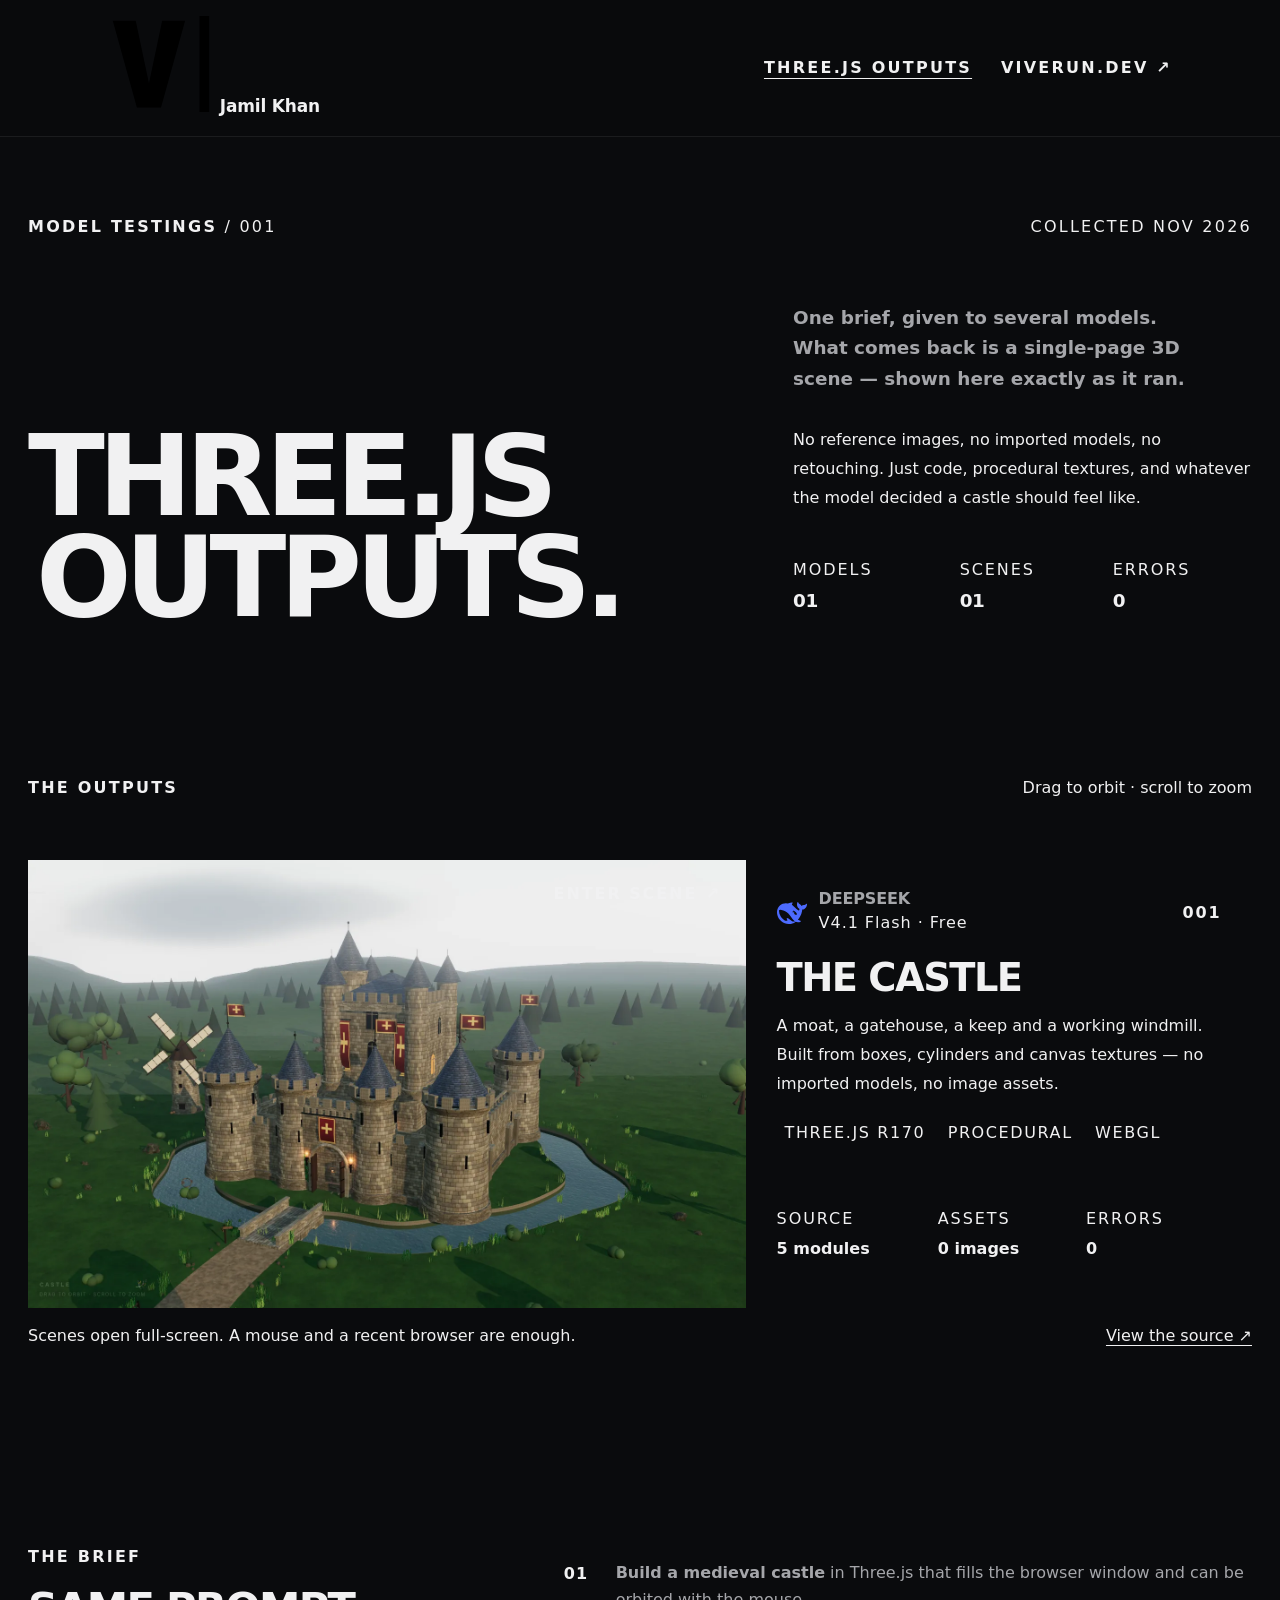
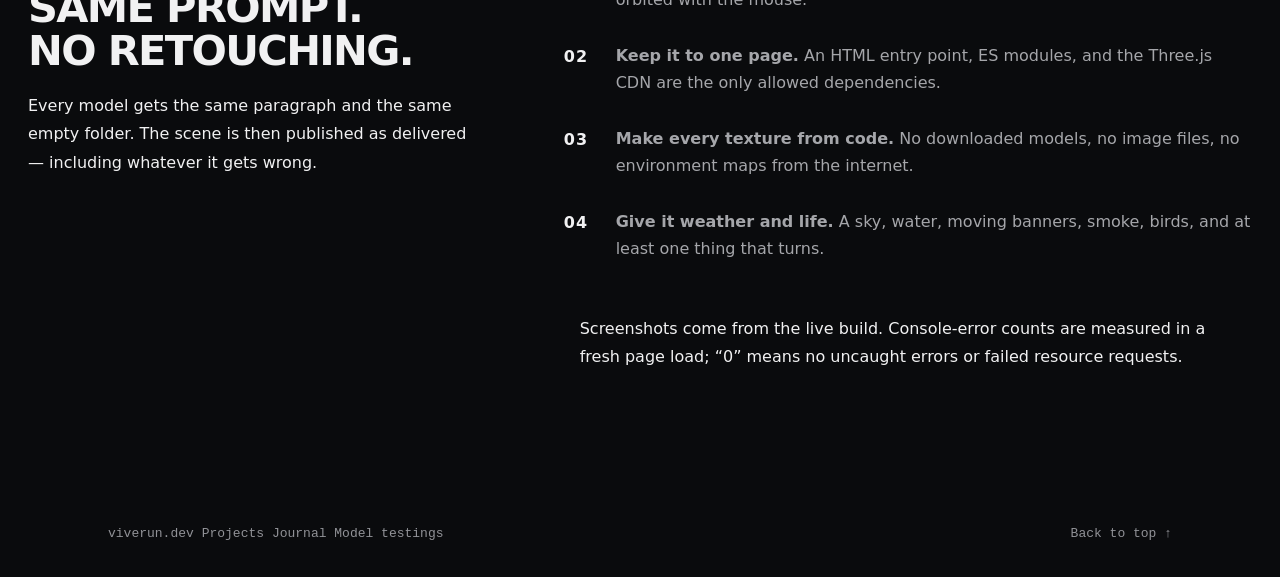
<file: model-testings/threejs-outputs/index.html>
<!DOCTYPE html>
<html lang="en">
<head>
<meta charset="UTF-8" />
<meta name="viewport" content="width=device-width, initial-scale=1.0" />
<title>Three.js Outputs — Model Testings</title>
<link rel="canonical" href="https://viverun.dev/model-testings/threejs-ouputs/" />
<meta name="robots" content="noindex" />
<meta http-equiv="refresh" content="0; url=/model-testings/threejs-ouputs/" />
<link rel="icon" href="../../assets/favicon.svg?v=4" type="image/svg+xml" />
<style>
  html { background: #f4efe6; color: #111; }
  body {
    margin: 0; min-height: 100vh; display: grid; place-items: center;
    font: 600 11px/1.6 "JetBrains Mono", ui-monospace, SFMono-Regular, Menlo, monospace;
    letter-spacing: .16em; text-transform: uppercase;
  }
  a { color: #111; text-underline-offset: 5px; }
</style>
<script>location.replace('/model-testings/threejs-ouputs/' + location.search + location.hash);</script>
</head>
<body>
  <p>Moving to <a href="/model-testings/threejs-ouputs/">Three.js outputs</a>…</p>
</body>
</html>
</file>
<file: assets/style.css>
/* =========================================================
   Tokens

   Two colour languages, and they never overlap.

   PAGE CHROME — text, links, chips, numbers:
     --verified  amber  something outside this page confirmed it
                        (awards, DOI, download counts, proof numbers)
     --action    cyan   you can interact with it
                        (links, buttons, focus rings, active nav)

   DIAGRAMS — the five system canvases, and nowhere else:
     grey               inactive, or finished with nothing to report
     --rgb-proc  violet the model itself, and neutral processing
     --rgb-flag  rose   a risk raised, or an action blocked
     --rgb-action cyan  evaluated and passed — the gate and what survives it

   Amber is deliberately absent from every canvas. It is the page's
   one "someone else checked this" signal, and a diagram can't earn
   it: nothing drawn here is external evidence. So the diagrams stay
   grey/violet/rose/cyan, and amber keeps meaning exactly one thing.
   ========================================================= */
:root {
  /* --- surfaces ---
     Near-neutral and genuinely dark. The old navy tinted every accent
     toward its own hue; on this ground the cyan, amber, violet and rose
     are the only colour on the page, which is the point. */
  --bg:                 #0A0B0D;
  --surface:            #121316;
  --surface-2:          #1A1B20;
  --on-accent:          #0A0B0D;

  /* --- semantic accents --- */
  --verified:           #F2A754;
  --verified-soft:      rgba(242, 167, 84, 0.12);
  --action:             #5FE0D6;
  --action-hi:          #8AEDE5;

  /* --- text --- */
  --text:               #F1F1F2;
  --text-muted:         #A5A6AA;
  --text-faint:         #919297;

  /* --- lines --- */
  --border:             rgba(241, 241, 242, 0.08);
  --border-strong:      rgba(241, 241, 242, 0.16);
  --nav-bg:             rgba(10, 11, 13, 0.86);

  /* --- canvas-only channels (rgb triplets for alpha compositing) --- */
  --rgb-action:         95, 224, 214;
  --rgb-proc:           167, 139, 250;   /* #A78BFA — the model, processing */
  --rgb-flag:           238, 116, 128;   /* #EE7480 — risk raised / blocked */
  --rgb-text:           241, 241, 242;

  /* --- type families --- */
  --font-display:       'Space Grotesk', system-ui, sans-serif;
  --font-body:          'Manrope', system-ui, sans-serif;
  --font-mono:          'JetBrains Mono', ui-monospace, monospace;

  /* --- type scale --- */
  --fs-display-xl:      clamp(34px, 5vw, 56px);
  --fs-display-l:       clamp(28px, 3.6vw, 40px);
  --fs-display-m:       clamp(25px, 2.6vw, 30px);
  --fs-display-s:       21px;
  --fs-stat:            clamp(34px, 4.4vw, 46px);
  --fs-metric:          clamp(20px, 2.2vw, 26px);
  --fs-body-l:          18px;
  --fs-body:            16px;
  --fs-body-s:          15px;
  --fs-mono-label:      12px;
  --fs-mono-data:       13px;
  --fs-mono-ui:         13.5px;
  --fs-mono-xs:         11px;

  --lh-tight:           1.08;
  --lh-title:           1.16;
  --lh-body:            1.65;

  /* --- space scale --- */
  --sp-1: 4px;  --sp-2: 8px;  --sp-3: 12px; --sp-4: 16px;
  --sp-5: 24px; --sp-6: 32px; --sp-7: 48px; --sp-8: 64px;

  /* --- vertical rhythm: deliberately uneven --- */
  --pad-hero:           88px;
  --pad-section:        112px;
  --pad-wide:           104px;   /* about: room to settle in     */
  --pad-tight:          96px;    /* dense reference blocks       */
  --pad-projects:       140px;   /* the biggest gap on the page  */

  /* --- geometry --- */
  --radius-sm:          8px;
  --radius:             14px;
  --radius-lg:          20px;
  --max-w:              1120px;
  --gutter:             28px;
  --hair:               1px;
  --rule:               2px;

  /* --- motion --- */
  --ease:               cubic-bezier(0.22, 0.61, 0.36, 1);
  --dur-fast:           0.15s;
  --dur:                0.25s;
  --dur-slow:           0.6s;
}

/* =========================================================
   Reset
   ========================================================= */
*, *::before, *::after { box-sizing: border-box; }
html { scroll-behavior: smooth; scroll-padding-top: var(--sp-8); }
body {
  margin: 0;
  background: var(--bg);
  color: var(--text);
  font-family: var(--font-body);
  font-size: var(--fs-body);
  line-height: var(--lh-body);
  -webkit-font-smoothing: antialiased;
  overflow-x: hidden;
}
h1, h2, h3 { font-family: var(--font-display); margin: 0; line-height: var(--lh-title); }
p { margin: 0 0 1em; color: var(--text-muted); }
ul, ol { list-style: none; margin: 0; padding: 0; }
a { color: inherit; text-decoration: none; }
img { max-width: 100%; display: block; }
figure { margin: 0; }

a:focus-visible,
button:focus-visible {
  outline: var(--rule) solid var(--action);
  outline-offset: 3px;
  border-radius: var(--radius-sm);
}

.skip-link {
  position: absolute;
  left: -9999px;
  top: 0;
  background: var(--action);
  color: var(--on-accent);
  font-family: var(--font-mono);
  font-size: var(--fs-mono-ui);
  padding: var(--sp-3) var(--sp-4);
  z-index: 999;
  border-radius: 0 0 var(--radius-sm) 0;
}
.skip-link:focus { left: 0; }

/* =========================================================
   Layout helpers
   ========================================================= */
.section-inner {
  max-width: var(--max-w);
  margin: 0 auto;
  padding: 0 var(--gutter);
}
.section          { padding: var(--pad-section) 0; }
.section-wide     { padding: var(--pad-wide) 0 var(--pad-section); }
.section-tight    { padding: var(--pad-tight) 0; }
.section-projects { padding: var(--pad-projects) 0 var(--pad-section); }
.section-alt      { background: var(--surface); }

.eyebrow {
  font-family: var(--font-mono);
  font-size: var(--fs-mono-label);
  letter-spacing: 0.14em;
  text-transform: uppercase;
  color: var(--text-muted);
  margin: 0 0 var(--sp-3);
}
.section-title {
  font-size: var(--fs-display-l);
  font-weight: 600;
  letter-spacing: -0.01em;
  max-width: 22ch;
  margin-bottom: var(--sp-7);
  color: var(--text);
}

/* =========================================================
   Nav
   ========================================================= */
.site-nav {
  position: sticky;
  top: 0;
  z-index: 100;
  background: var(--nav-bg);
  backdrop-filter: blur(10px);
  -webkit-backdrop-filter: blur(10px);
  border-bottom: var(--hair) solid var(--border);
}
.nav-inner {
  max-width: var(--max-w);
  margin: 0 auto;
  padding: var(--sp-4) var(--gutter);
  display: flex;
  align-items: center;
  justify-content: space-between;
  gap: var(--sp-4);
}
.nav-logo {
  font-family: var(--font-display);
  font-weight: 600;
  font-size: 17px;
  letter-spacing: -0.01em;
  white-space: nowrap;
}
.nav-logo-dot { color: var(--text-faint); }

.nav-links {
  display: flex;
  align-items: center;
  gap: var(--sp-6);
  font-family: var(--font-mono);
  font-size: var(--fs-mono-ui);
}
.nav-links a {
  color: var(--text-muted);
  transition: color var(--dur) var(--ease);
  position: relative;
  padding-bottom: var(--sp-1);
}
.nav-links a:hover { color: var(--text); }

/* scroll-spy */
.nav-links a[aria-current="true"] { color: var(--action); }
.nav-links a[aria-current="true"]::after {
  content: "";
  position: absolute;
  left: 0; right: 0; bottom: -2px;
  height: var(--rule);
  background: var(--action);
  border-radius: var(--hair);
}
.nav-links a.nav-resume,
.nav-links a.nav-resume[aria-current="true"] {
  color: var(--on-accent);
  background: var(--action);
  padding: var(--sp-2) var(--sp-3);
  border-radius: var(--radius-sm);
  font-weight: 500;
  padding-bottom: var(--sp-2);
}
.nav-links a.nav-resume:hover { background: var(--action-hi); color: var(--on-accent); }
.nav-resume::after { display: none; }

.nav-toggle {
  display: none;
  flex-direction: column;
  justify-content: center;
  gap: 5px;
  width: 36px;
  height: 36px;
  background: none;
  border: var(--hair) solid var(--border-strong);
  border-radius: var(--radius-sm);
  cursor: pointer;
  flex: none;
}
.nav-toggle span {
  display: block;
  height: 2px;
  width: 16px;
  margin: 0 auto;
  background: var(--text);
  transition: transform var(--dur) var(--ease), opacity var(--dur) var(--ease);
}
.nav-toggle[aria-expanded="true"] span:nth-child(1) { transform: translateY(7px) rotate(45deg); }
.nav-toggle[aria-expanded="true"] span:nth-child(2) { opacity: 0; }
.nav-toggle[aria-expanded="true"] span:nth-child(3) { transform: translateY(-7px) rotate(-45deg); }

/* =========================================================
   Buttons
   ========================================================= */
.btn {
  font-family: var(--font-mono);
  font-size: 14px;
  padding: var(--sp-3) var(--sp-5);
  border-radius: var(--radius-sm);
  transition: transform var(--dur-fast) var(--ease),
              background var(--dur) var(--ease),
              border-color var(--dur) var(--ease),
              color var(--dur) var(--ease);
  display: inline-block;
  border: var(--hair) solid transparent;
}
.btn-primary { background: var(--action); color: var(--on-accent); font-weight: 500; }
.btn-primary:hover { background: var(--action-hi); transform: translateY(-1px); }
.btn-ghost { border-color: var(--border-strong); color: var(--text); }
.btn-ghost:hover { border-color: var(--action); color: var(--action); transform: translateY(-1px); }

/* =========================================================
   Hero
   ========================================================= */
/* Hero closes tight; About opens wide. The gap between them is one
   deliberate beat, not the sum of two full section paddings. */
.hero { padding: var(--pad-hero) 0 var(--sp-8); }
.hero-inner {
  max-width: var(--max-w);
  margin: 0 auto;
  padding: 0 var(--gutter);
  display: grid;
  grid-template-columns: 1.02fr 0.98fr;
  gap: var(--sp-7);
  align-items: center;
}
.hero-title {
  font-size: var(--fs-display-xl);
  font-weight: 600;
  letter-spacing: -0.022em;
  line-height: var(--lh-tight);
  margin-bottom: var(--sp-5);
  color: var(--text);
  max-width: 15ch;
}
.hero-sub {
  font-size: var(--fs-body-l);
  max-width: 54ch;
  margin-bottom: var(--sp-6);
}
.hero-actions {
  display: flex;
  gap: var(--sp-3);
  flex-wrap: wrap;
  margin-bottom: var(--sp-7);
}

/* --- proof bar: the page's only third-party evidence, sized like it --- */
.proof-bar {
  display: grid;
  grid-template-columns: repeat(3, minmax(0, 1fr));
  gap: var(--sp-5);
  border-top: var(--hair) solid var(--border-strong);
  padding-top: var(--sp-5);
}
.proof-bar li { display: flex; flex-direction: column; gap: var(--sp-2); }
.proof-num {
  font-family: var(--font-display);
  font-size: var(--fs-stat);
  font-weight: 700;
  line-height: 1;
  letter-spacing: -0.03em;
  color: var(--verified);
  font-variant-numeric: tabular-nums;
}
.proof-plus { font-size: 0.55em; vertical-align: super; letter-spacing: 0; }
.proof-label {
  font-family: var(--font-mono);
  font-size: var(--fs-mono-xs);
  line-height: 1.45;
  color: var(--text-faint);
  letter-spacing: 0.03em;
  max-width: 20ch;
}

/* =========================================================
   Diagram panel

   One component, five instances: the hero and one per project.
   Each is an instrument housing — chrome at the top, the system
   underneath, a plain-English caption at the bottom. The grid is
   drawn at an alpha you notice only once you're looking for it;
   its job is to say "measured", not to decorate.
   ========================================================= */
.viz {
  --viz-ground: var(--surface-2);
  position: relative;
  padding: var(--sp-4);
  border-radius: var(--radius-lg);
  background:
    linear-gradient(var(--viz-line) var(--hair), transparent var(--hair)) 0 0 / 100% 30px,
    linear-gradient(90deg, var(--viz-line) var(--hair), transparent var(--hair)) 0 0 / 30px 100%,
    /* Barely there. A heavier tint both costs the rose and grey states their
       AA contrast and drags the panel back toward the navy this page left. */
    radial-gradient(circle at 24% 10%, rgba(var(--rgb-proc), 0.045), transparent 55%),
    radial-gradient(circle at 78% 88%, rgba(var(--rgb-action), 0.04), transparent 55%),
    var(--viz-ground);
  border: var(--hair) solid var(--border);
  overflow: hidden;
  display: flex;
  flex-direction: column;
}
:root { --viz-line: rgba(241, 241, 242, 0.034); }

.viz-head {
  display: flex;
  align-items: baseline;
  justify-content: space-between;
  gap: var(--sp-3);
  margin-bottom: var(--sp-2);
}
.viz-title {
  font-family: var(--font-mono);
  font-size: var(--fs-mono-xs);
  letter-spacing: 0.12em;
  text-transform: uppercase;
  color: var(--text-muted);
  margin: 0;
}
/* live phase readout — updated only when the phase changes, not per frame */
.viz-status {
  font-family: var(--font-mono);
  font-size: var(--fs-mono-xs);
  letter-spacing: 0.04em;
  color: var(--text-faint);
  white-space: nowrap;
  display: flex;
  align-items: center;
  gap: var(--sp-2);
}
.viz-status::before {
  content: "";
  width: 5px; height: 5px;
  border-radius: 50%;
  background: currentColor;
  flex: none;
}
.viz-status[data-state="proc"]     { color: rgb(var(--rgb-proc)); }
.viz-status[data-state="flag"]     { color: rgb(var(--rgb-flag)); }
.viz-status[data-state="approved"] { color: var(--action); }

/* The ratio only reserves space before the script runs. Once it does,
   each graph measures the height its own rows and labels need and sets
   it inline — see neededInner() in script.js. */
.viz-canvas {
  width: 100%;
  aspect-ratio: 4 / 4.3;
  display: block;
}
.viz figcaption {
  font-family: var(--font-body);
  font-size: var(--fs-mono-data);
  line-height: 1.5;
  color: var(--text-faint);
  margin-top: var(--sp-3);
  padding-top: var(--sp-3);
  border-top: var(--hair) solid var(--border);
}

/* the two hackathon cards sit side by side, so their panels run wider */
.project-pair .viz { --viz-ground: var(--surface); margin: 0 0 var(--sp-5); }

/* static fallback — canvas failure or no JS. Never a blank box. */
.graph-fallback { display: flex; flex-direction: column; gap: var(--sp-1); padding: var(--sp-2) 0; }
.graph-fallback[hidden] { display: none; }
.graph-fallback li {
  font-family: var(--font-mono);
  font-size: var(--fs-mono-data);
  color: var(--text-muted);
  padding: var(--sp-2) 0 var(--sp-2) var(--sp-5);
  border-left: var(--rule) solid var(--border-strong);
  margin-left: var(--sp-2);
  position: relative;
}
.graph-fallback li::before {
  content: "";
  position: absolute;
  left: calc(var(--sp-1) * -1 - 1px);
  top: 50%;
  width: var(--sp-2); height: var(--sp-2);
  border-radius: 50%;
  background: var(--text-faint);
  transform: translateY(-50%);
}
.graph-fallback li:last-child::before { background: var(--action); }
.graph-fallback li b { color: var(--text); font-weight: 600; }
.graph-fallback li i { display: block; font-style: normal; color: var(--text-faint); font-size: var(--fs-mono-xs); }

/* =========================================================
   About
   ========================================================= */
.about-grid {
  display: grid;
  grid-template-columns: 1.35fr 0.85fr;
  gap: var(--sp-8);
}
.about-copy p:last-child { margin-bottom: 0; }
.about-copy .section-title { max-width: 18ch; }

.fact-list { display: flex; flex-direction: column; gap: var(--sp-5); }
.fact-list li {
  border-left: var(--rule) solid var(--border-strong);
  padding-left: var(--sp-4);
}
.fact-label {
  display: block;
  font-family: var(--font-mono);
  font-size: var(--fs-mono-xs);
  letter-spacing: 0.1em;
  text-transform: uppercase;
  color: var(--text-faint);
  margin-bottom: var(--sp-1);
}
.fact-value { color: var(--text); font-size: 14.5px; line-height: 1.55; display: block; }
.fact-value.verified { color: var(--verified); }
.fact-value a { color: var(--action); border-bottom: var(--hair) solid transparent; }
.fact-value a:hover { border-color: var(--action); }

/* =========================================================
   Capabilities — every claim anchored to the thing that proves it
   ========================================================= */
.cap-list { border-top: var(--hair) solid var(--border-strong); }
.cap-list li {
  display: grid;
  grid-template-columns: minmax(0, 0.9fr) minmax(0, 1.6fr) minmax(0, 0.6fr);
  gap: var(--sp-5);
  align-items: baseline;
  padding: var(--sp-4) 0;
  border-bottom: var(--hair) solid var(--border);
}
.cap-head {
  font-family: var(--font-mono);
  font-size: var(--fs-mono-xs);
  letter-spacing: 0.12em;
  text-transform: uppercase;
  color: var(--text-faint);
  padding-top: var(--sp-3) !important;
  padding-bottom: var(--sp-3) !important;
}
.cap-name {
  font-family: var(--font-display);
  font-size: var(--fs-body);
  font-weight: 600;
  color: var(--text);
}
.cap-what { font-size: var(--fs-body-s); color: var(--text-muted); }
.cap-proof {
  font-family: var(--font-mono);
  font-size: var(--fs-mono-data);
  color: var(--action);
  justify-self: end;
  text-align: right;
  border-bottom: var(--hair) solid transparent;
  transition: border-color var(--dur) var(--ease);
}
.cap-proof::before { content: "↳ "; color: var(--text-faint); }
.cap-proof:hover { border-color: var(--action); }

/* =========================================================
   Projects — width follows verified-fact density, not taste
   ========================================================= */
.project-stack { display: flex; flex-direction: column; gap: var(--sp-5); }
.project-pair {
  display: grid;
  grid-template-columns: repeat(2, minmax(0, 1fr));
  gap: var(--sp-5);
}

.project-card {
  background: var(--surface);
  border: var(--hair) solid var(--border);
  border-radius: var(--radius);
  padding: var(--sp-6);
  transition: border-color var(--dur) var(--ease), transform var(--dur) var(--ease);
  scroll-margin-top: var(--sp-8);
}
.project-card:hover { border-color: var(--border-strong); transform: translateY(-3px); }
.project-card:target { border-color: var(--action); }

.project-card.is-featured {
  display: grid;
  grid-template-columns: minmax(0, 1.3fr) minmax(0, 1fr);
  gap: var(--sp-7);
  background: var(--surface-2);
  padding: var(--sp-7);
}
.project-body > *:last-child { margin-bottom: 0; }

.project-tag {
  font-family: var(--font-mono);
  font-size: var(--fs-mono-xs);
  letter-spacing: 0.04em;
  color: var(--text-faint);
  margin-bottom: var(--sp-2);
}
.project-tag.verified { color: var(--verified); }
/* One award line wraps and the other doesn't; reserve two lines in the pair
   so both card titles start on the same baseline. */
.project-pair .project-tag { min-height: calc(var(--fs-mono-xs) * 1.6 * 2); }

.project-card h3 {
  font-size: var(--fs-display-s);
  margin-bottom: var(--sp-3);
  color: var(--text);
  letter-spacing: -0.01em;
}
.is-featured h3 { font-size: var(--fs-display-m); margin-bottom: var(--sp-4); }
.project-alias {
  font-family: var(--font-mono);
  font-size: var(--fs-mono-xs);
  font-weight: 400;
  color: var(--text-faint);
  letter-spacing: 0.02em;
  white-space: nowrap;
}
.project-card p { font-size: var(--fs-body-s); }
.is-featured .project-body p { font-size: var(--fs-body); }

/* credentials: external validation, so amber */
.credential-row {
  display: flex;
  flex-wrap: wrap;
  gap: var(--sp-2) var(--sp-5);
  margin: 0 0 var(--sp-5);
  padding: var(--sp-3) var(--sp-4);
  background: var(--verified-soft);
  border-radius: var(--radius-sm);
}
.credential-row li { display: flex; align-items: baseline; gap: var(--sp-2); }
.credential-key {
  font-family: var(--font-mono);
  font-size: var(--fs-mono-xs);
  letter-spacing: 0.1em;
  text-transform: uppercase;
  color: var(--text-muted);
}
.credential-val {
  font-family: var(--font-mono);
  font-size: var(--fs-mono-data);
  color: var(--verified);
  border-bottom: var(--hair) solid transparent;
}
a.credential-val:hover { border-color: var(--verified); }

.tech-chips { display: flex; flex-wrap: wrap; gap: var(--sp-2); margin: var(--sp-1) 0 var(--sp-5); }
.tech-chips li {
  font-family: var(--font-mono);
  font-size: var(--fs-mono-xs);
  color: var(--text-muted);
  border: var(--hair) solid var(--border-strong);
  border-radius: 6px;
  padding: var(--sp-1) var(--sp-2);
}
.project-links { display: flex; gap: var(--sp-5); flex-wrap: wrap; }
.project-links a {
  font-family: var(--font-mono);
  font-size: var(--fs-mono-ui);
  color: var(--action);
  border-bottom: var(--hair) solid transparent;
  transition: border-color var(--dur) var(--ease);
}
.project-links a:hover { border-color: var(--action); }

.project-viz { min-width: 0; }

/* The numbers sit under the copy they belong to, not off in the rail.
   That way the left column grows to meet the panel instead of leaving
   a well beneath it. */
.metric-grid {
  display: grid;
  grid-template-columns: repeat(2, minmax(0, 1fr));
  gap: var(--sp-5);
  margin-top: var(--sp-6);
  padding-top: var(--sp-5);
  border-top: var(--hair) solid var(--border);
}
.metric-grid li { display: flex; flex-direction: column; gap: var(--sp-1); }
/* metric labels wrap to two lines; the chips need clear air under them */
.metric-grid + .tech-chips { margin-top: var(--sp-5); }
.metric-num {
  font-family: var(--font-display);
  font-size: var(--fs-metric);
  font-weight: 600;
  line-height: 1;
  color: var(--verified);
  font-variant-numeric: tabular-nums;
  letter-spacing: -0.02em;
}
.metric-label {
  font-family: var(--font-mono);
  font-size: var(--fs-mono-xs);
  line-height: 1.45;
  color: var(--text-faint);
}

/* =========================================================
   Contact — same left edge as everything else. The gear change
   is scale, not alignment.
   ========================================================= */
.contact-title {
  font-size: var(--fs-display-xl);
  font-weight: 600;
  letter-spacing: -0.022em;
  line-height: var(--lh-tight);
  max-width: 17ch;
  margin-bottom: var(--sp-4);
}
.contact-sub { font-size: var(--fs-body-l); max-width: 46ch; margin-bottom: var(--sp-7); }
.contact-links { display: flex; gap: var(--sp-3); flex-wrap: wrap; }

/* =========================================================
   Footer
   ========================================================= */
.site-footer { border-top: var(--hair) solid var(--border); padding: var(--sp-6) 0; }
.footer-inner {
  display: flex;
  justify-content: space-between;
  align-items: center;
  gap: var(--sp-4);
  flex-wrap: wrap;
  font-family: var(--font-mono);
  font-size: var(--fs-mono-data);
  color: var(--text-faint);
}
.footer-inner a { color: var(--text-faint); border-bottom: var(--hair) solid transparent; }
.footer-inner a:hover { color: var(--action); border-color: var(--action); }

/* =========================================================
   Scroll reveal — staggered within a group, budget capped
   ========================================================= */
.reveal {
  opacity: 0;
  transform: translateY(16px);
  transition: opacity var(--dur-slow) var(--ease) var(--reveal-delay, 0ms),
              transform var(--dur-slow) var(--ease) var(--reveal-delay, 0ms);
}
.reveal.is-visible { opacity: 1; transform: none; }

/* =========================================================
   Responsive
   ========================================================= */
@media (max-width: 940px) {
  .project-card.is-featured { grid-template-columns: 1fr; gap: var(--sp-6); }
  /* stacked, the panel would run the card's full width — cap it so the
     diagrams stay a readable size instead of ballooning */
  .project-viz .viz, .project-pair .viz { max-width: 480px; }
}

@media (max-width: 860px) {
  :root {
    --pad-section: 84px;
    --pad-wide: 92px;
    --pad-tight: 72px;
    --pad-projects: 96px;
    --pad-hero: 56px;
  }
  .hero-inner { grid-template-columns: 1fr; gap: var(--sp-7); }
  .hero-visual { order: -1; width: 100%; max-width: 460px; }
  .hero-title, .contact-title { max-width: 20ch; }
  .about-grid { grid-template-columns: 1fr; gap: var(--sp-7); }
  .project-pair { grid-template-columns: 1fr; }

  .cap-list li { grid-template-columns: minmax(0, 1fr) auto; gap: var(--sp-2) var(--sp-4); }
  .cap-head { display: none; }
  .cap-name { grid-column: 1; }
  .cap-proof { grid-column: 2; grid-row: 1; }
  .cap-what { grid-column: 1 / -1; grid-row: 2; }
}

@media (max-width: 700px) {
  :root { --gutter: 20px; }

  .nav-toggle { display: flex; }
  .nav-drawer {
    position: absolute;
    top: 100%; left: 0; right: 0;
    background: var(--surface);
    border-bottom: var(--hair) solid var(--border);
    /* 0fr -> 1fr: animates to the content's real height, whatever it is */
    display: grid;
    grid-template-rows: 0fr;
    transition: grid-template-rows var(--dur) var(--ease);
  }
  .nav-drawer.is-open { grid-template-rows: 1fr; }
  .nav-links {
    min-height: 0;
    overflow: hidden;
    flex-direction: column;
    align-items: stretch;
    gap: 0;
  }
  .nav-links a { padding: var(--sp-4) var(--gutter); border-bottom: var(--hair) solid var(--border); }
  .nav-links a[aria-current="true"]::after { left: 0; right: auto; bottom: auto; top: 0; width: var(--rule); height: 100%; }
  .nav-resume { margin: var(--sp-4) var(--gutter) var(--sp-5); text-align: center; }

  .proof-bar { grid-template-columns: 1fr; gap: var(--sp-4); }
  .proof-bar li { flex-direction: row; align-items: baseline; gap: var(--sp-3); }
  .proof-num { font-size: 32px; min-width: 4.2ch; }
  .proof-label { max-width: none; }

  .project-card { padding: var(--sp-5); }
  .project-card.is-featured { padding: var(--sp-5); }
  .metric-grid { grid-template-columns: 1fr; gap: var(--sp-4); }
  .metric-grid li { flex-direction: row; align-items: baseline; gap: var(--sp-3); }
  .metric-num { min-width: 5ch; }
}

@media (max-width: 560px) {
  .viz-status { display: none; }
}

@media (max-width: 400px) {
  :root { --gutter: 16px; --fs-body-l: 16.5px; }
  .viz { padding: var(--sp-3); }
  .project-links { gap: var(--sp-4); }
  .footer-inner { flex-direction: column; align-items: flex-start; gap: var(--sp-2); }
}

/* =========================================================
   Reduced motion
   ========================================================= */
@media (prefers-reduced-motion: reduce) {
  html { scroll-behavior: auto; }
  *, *::before, *::after {
    animation-duration: 0.001ms !important;
    animation-iteration-count: 1 !important;
    transition-duration: 0.001ms !important;
    transition-delay: 0ms !important;
  }
  .reveal { opacity: 1; transform: none; }
}
</file>
